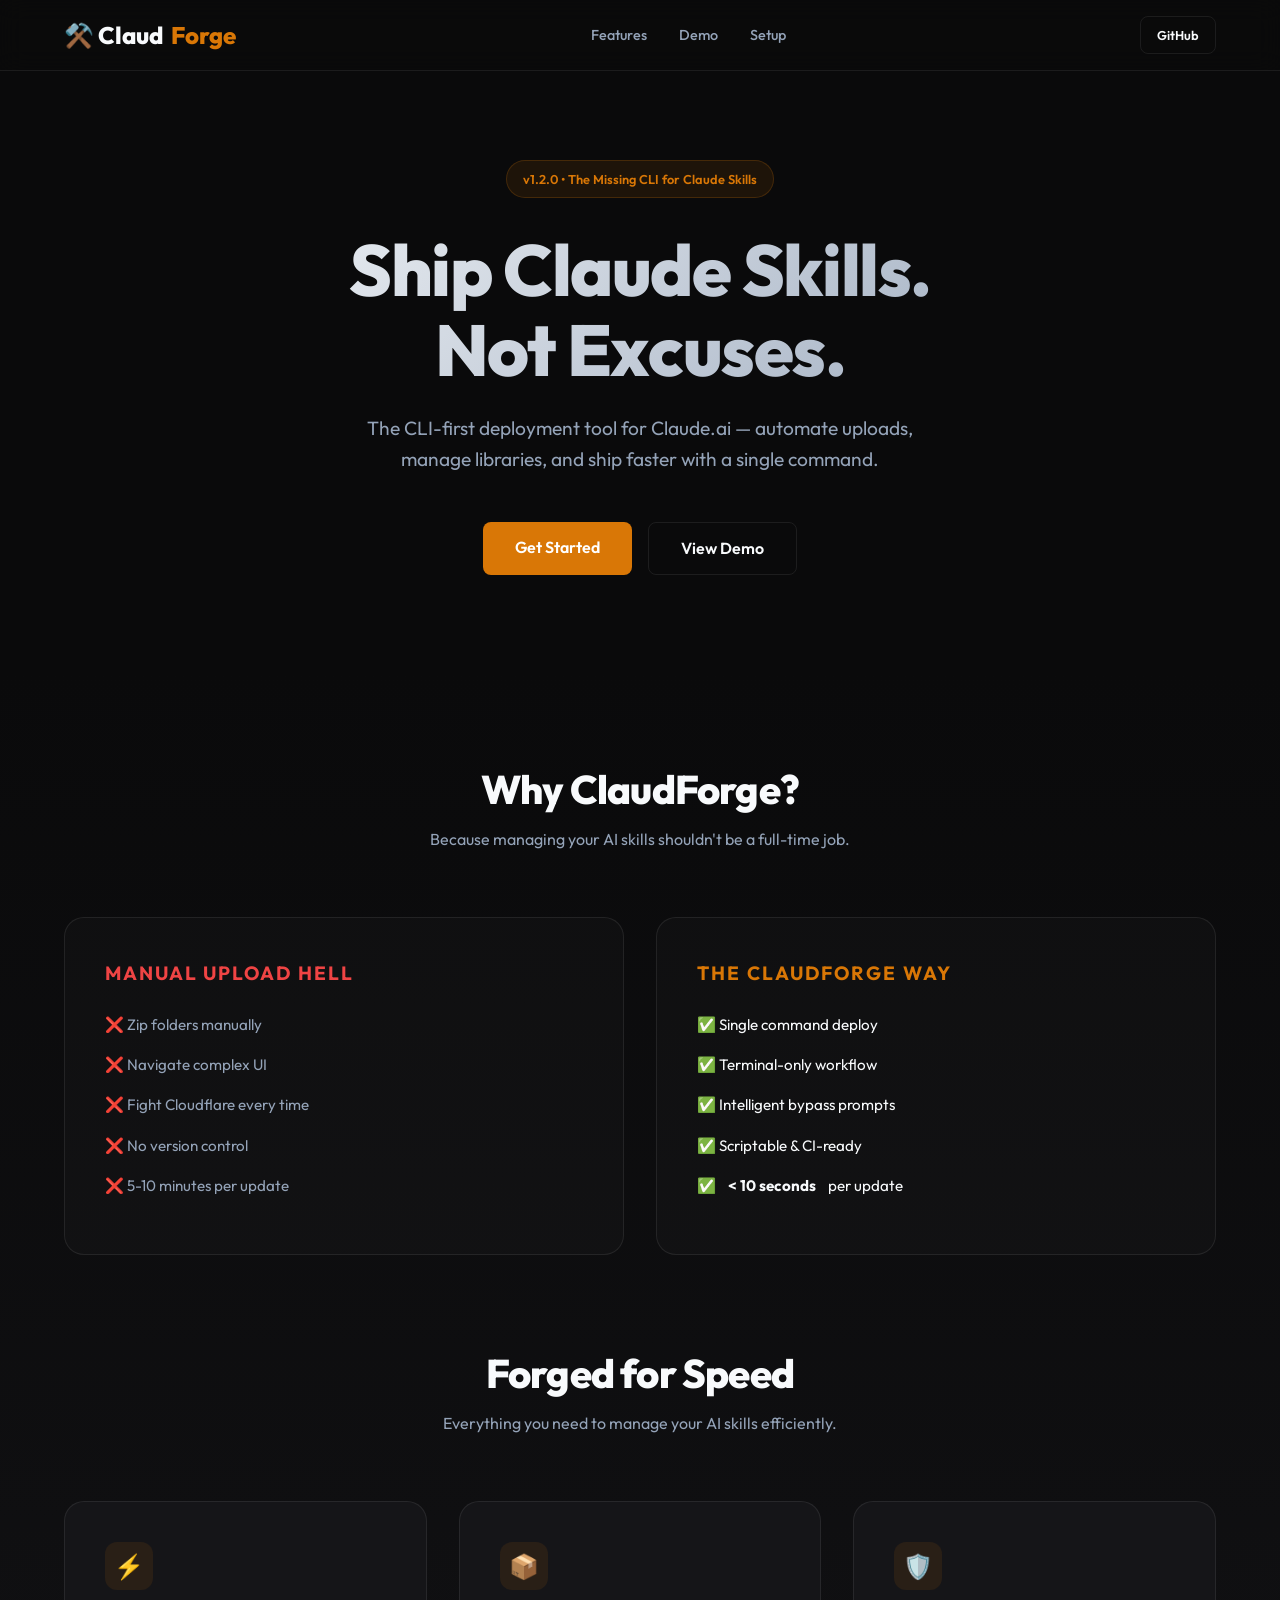
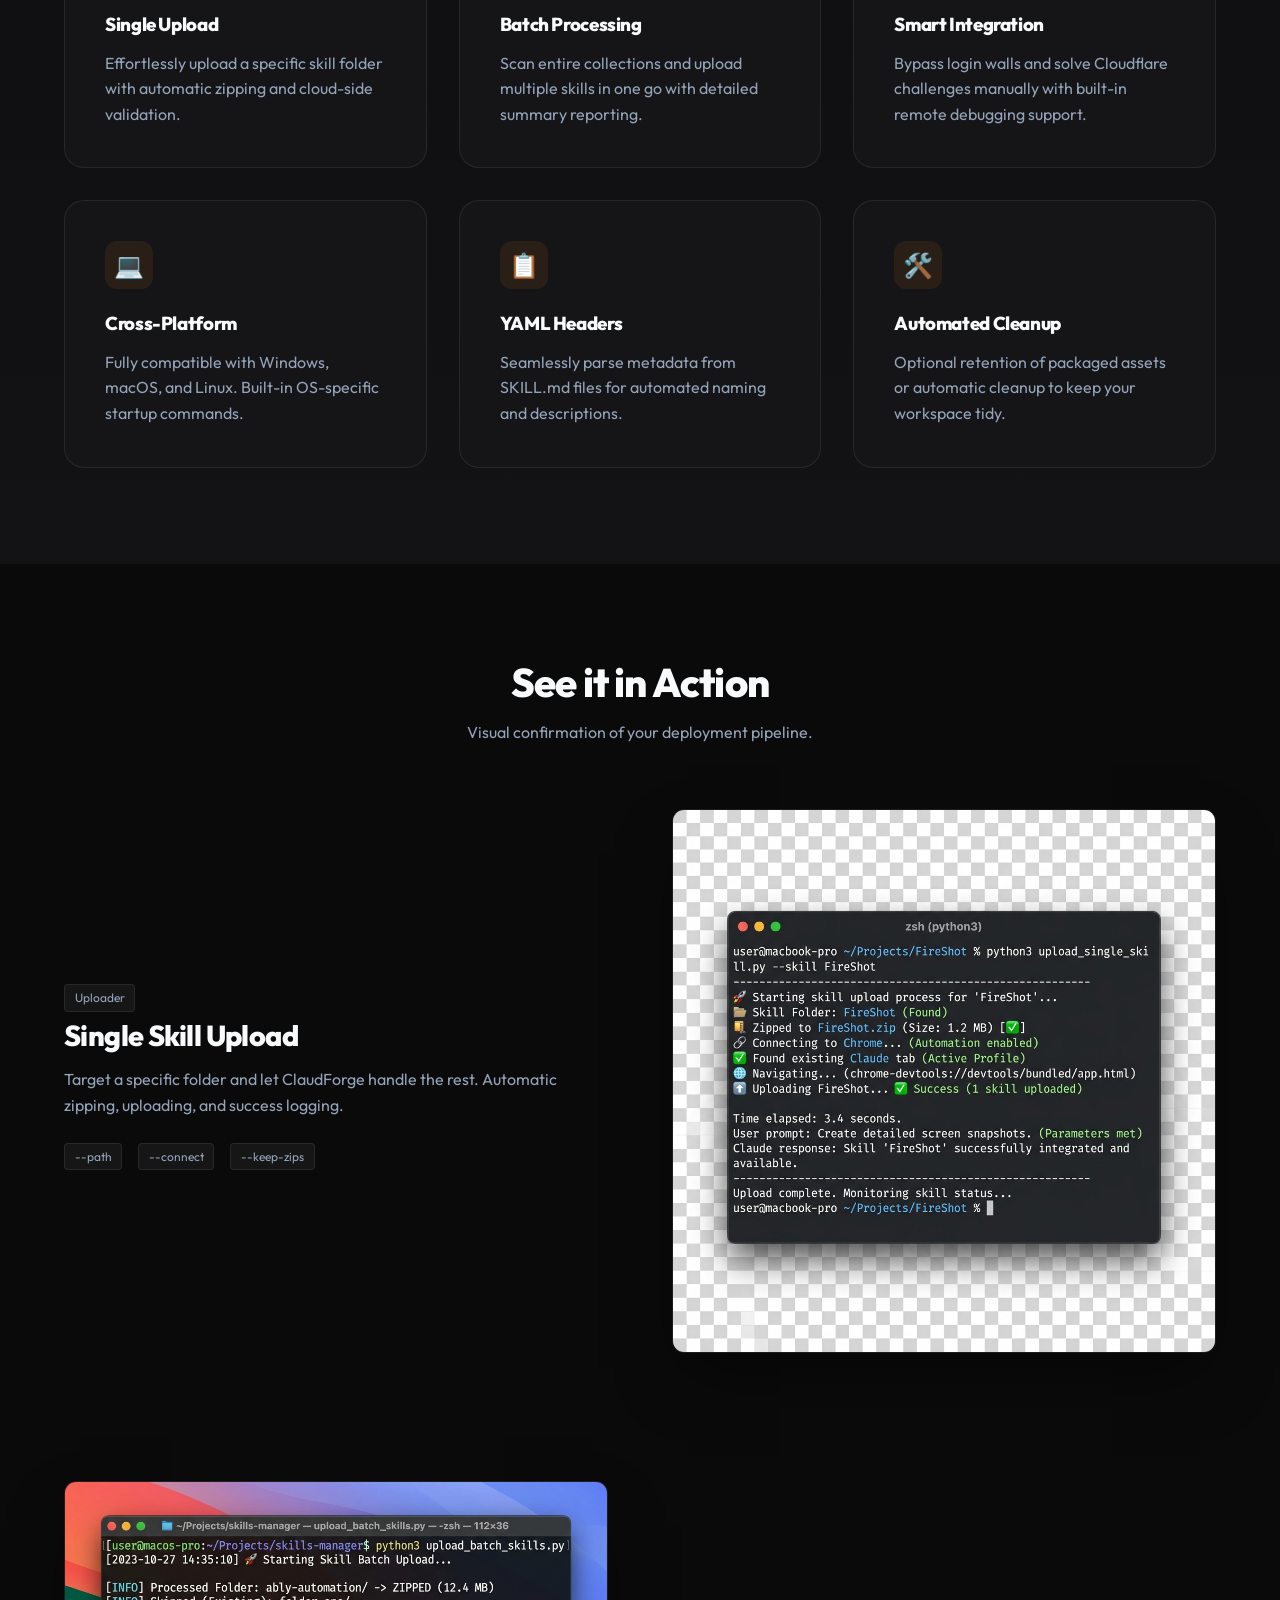
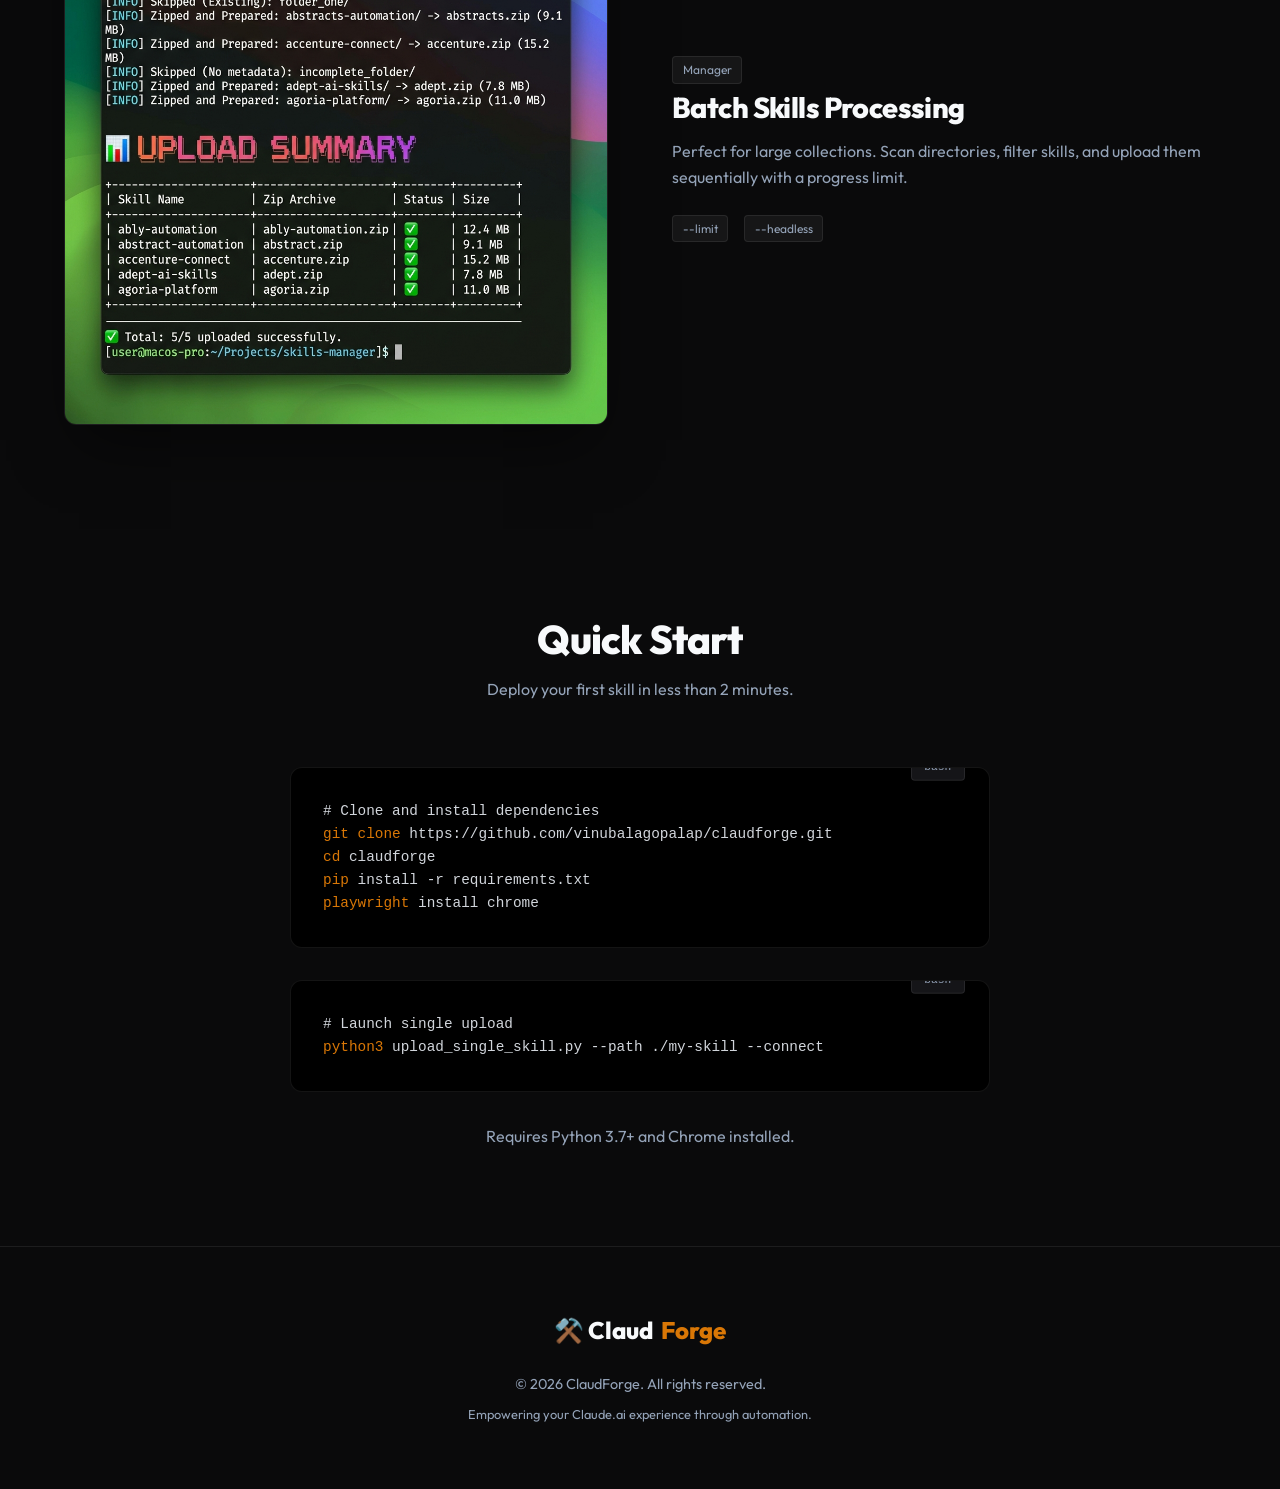
<file: index.html>
<!DOCTYPE html>
<html lang="en">
<head>
    <meta charset="UTF-8">
    <meta name="viewport" content="width=device-width, initial-scale=1.0">
    <title>ClaudForge | Automated Claude.ai Skill Management</title>
    <meta name="description" content="Premium automated suite to package and deploy your local skills to Claude.ai with ease. Support for single and batch uploads.">
    <link rel="preconnect" href="https://fonts.googleapis.com">
    <link rel="preconnect" href="https://fonts.gstatic.com" crossorigin>
    <link href="https://fonts.googleapis.com/css2?family=Outfit:wght@300;400;600;800&display=swap" rel="stylesheet">
    <link rel="icon" type="image/png" href="assets/favicon/favicon.png">
    <link rel="manifest" href="assets/favicon/site.webmanifest">
    <link rel="canonical" href="https://claudforge.vercel.app/">
    <link rel="author" href="humans.txt">
    
    <!-- SEO & Social Meta Tags -->
    <meta property="og:title" content="ClaudForge | Automated Claude.ai Skill Management">
    <meta property="og:description" content="Premium automated suite to package and deploy local skills to Claude.ai with ease.">
    <meta property="og:type" content="website">
    <meta property="og:url" content="https://github.com/VinuBalagopalAP/claudforge">
    <meta property="og:image" content="https://raw.githubusercontent.com/VinuBalagopalAP/claudforge/main/assets/helpers/single_upload_demo.png">
    <meta name="twitter:card" content="summary_large_image">
    <meta name="twitter:title" content="ClaudForge | Automated Claude.ai Skill Management">
    <meta name="twitter:description" content="Automate your Claude.ai workflow. Package, validate, and deploy local skills with a single command.">
    <meta name="twitter:image" content="https://raw.githubusercontent.com/VinuBalagopalAP/claudforge/main/assets/helpers/single_upload_demo.png">
    
    <meta name="theme-color" content="#d97706">
    <meta name="mobile-web-app-capable" content="yes">
    <meta name="application-name" content="ClaudForge">
    
    <!-- JSON-LD Structured Data for Progressive SEO -->
    <script type="application/ld+json">
    {
      "@context": "https://schema.org",
      "@type": "SoftwareApplication",
      "name": "ClaudForge",
      "operatingSystem": "Windows, macOS, Linux",
      "applicationCategory": "DeveloperApplication",
      "description": "Automated suite to package and deploy local skills to Claude.ai.",
      "offers": {
        "@type": "Offer",
        "price": "0",
        "priceCurrency": "USD"
      }
    }
    </script>
    
    <link rel="stylesheet" href="style.css">
</head>
<body>

    <nav>
        <div class="container nav-content">
            <div class="logo">⚒️ Claud<span>Forge</span></div>
            <div class="nav-links">
                <a href="#features">Features</a>
                <a href="#showcase">Demo</a>
                <a href="#getting-started">Setup</a>
            </div>
            <a href="https://github.com/VinuBalagopalAP/claudforge" class="btn btn-secondary" style="padding: 0.5rem 1rem; font-size: 0.8rem;">GitHub</a>
        </div>
    </nav>

    <header class="hero">
        <div class="container">
            <div class="hero-badge">v1.2.0 • The Missing CLI for Claude Skills</div>
            <h1>Ship Claude Skills. <br>Not Excuses.</h1>
            <p>The CLI-first deployment tool for Claude.ai — automate uploads, manage libraries, and ship faster with a single command.</p>
            <div class="hero-btns">
                <a href="#getting-started" class="btn btn-primary">Get Started</a>
                <a href="https://github.com/VinuBalagopalAP/claudforge" class="btn btn-secondary">View Demo</a>
            </div>
        </div>
    </header>

    <section id="features" class="features">
        <div class="container">
            <div class="section-header">
                <h2>Why ClaudForge?</h2>
                <p>Because managing your AI skills shouldn't be a full-time job.</p>
            </div>
            
            <!-- Comparison Table -->
            <div class="comparison-container" style="margin-bottom: 6rem;">
                <div class="comparison-card manual">
                    <h4>Manual Upload Hell</h4>
                    <ul>
                        <li>❌ Zip folders manually</li>
                        <li>❌ Navigate complex UI</li>
                        <li>❌ Fight Cloudflare every time</li>
                        <li>❌ No version control</li>
                        <li>❌ 5-10 minutes per update</li>
                    </ul>
                </div>
                <div class="comparison-card claudforge">
                    <h4>The ClaudForge Way</h4>
                    <ul>
                        <li>✅ Single command deploy</li>
                        <li>✅ Terminal-only workflow</li>
                        <li>✅ Intelligent bypass prompts</li>
                        <li>✅ Scriptable & CI-ready</li>
                        <li>✅ <strong>&lt; 10 seconds</strong> per update</li>
                    </ul>
                </div>
            </div>

            <div class="section-header">
                <h2>Forged for Speed</h2>
                <p>Everything you need to manage your AI skills efficiently.</p>
            </div>
            <div class="feature-grid">
                <div class="feature-card">
                    <div class="feature-icon">⚡</div>
                    <h3>Single Upload</h3>
                    <p>Effortlessly upload a specific skill folder with automatic zipping and cloud-side validation.</p>
                </div>
                <div class="feature-card">
                    <div class="feature-icon">📦</div>
                    <h3>Batch Processing</h3>
                    <p>Scan entire collections and upload multiple skills in one go with detailed summary reporting.</p>
                </div>
                <div class="feature-card">
                    <div class="feature-icon">🛡️</div>
                    <h3>Smart Integration</h3>
                    <p>Bypass login walls and solve Cloudflare challenges manually with built-in remote debugging support.</p>
                </div>
                <div class="feature-card">
                    <div class="feature-icon">💻</div>
                    <h3>Cross-Platform</h3>
                    <p>Fully compatible with Windows, macOS, and Linux. Built-in OS-specific startup commands.</p>
                </div>
                <div class="feature-card">
                    <div class="feature-icon">📋</div>
                    <h3>YAML Headers</h3>
                    <p>Seamlessly parse metadata from SKILL.md files for automated naming and descriptions.</p>
                </div>
                <div class="feature-card">
                    <div class="feature-icon">🛠️</div>
                    <h3>Automated Cleanup</h3>
                    <p>Optional retention of packaged assets or automatic cleanup to keep your workspace tidy.</p>
                </div>
            </div>
        </div>
    </section>

    <section id="showcase" class="showcase">
        <div class="container">
            <div class="section-header">
                <h2>See it in Action</h2>
                <p>Visual confirmation of your deployment pipeline.</p>
            </div>

            <!-- Single Upload Demo -->
            <div class="demo-container">
                <div class="demo-content">
                    <div class="tag">Uploader</div>
                    <h3>Single Skill Upload</h3>
                    <p>Target a specific folder and let ClaudForge handle the rest. Automatic zipping, uploading, and success logging.</p>
                    <div style="display: flex; gap: 0.5rem; flex-wrap: wrap;">
                        <span class="tag">--path</span>
                        <span class="tag">--connect</span>
                        <span class="tag">--keep-zips</span>
                    </div>
                </div>
                <div class="demo-visual">
                    <img src="./assets/helpers/single_upload_demo.png" alt="Single Upload Demo">
                </div>
            </div>

            <!-- Batch Upload Demo -->
            <div class="demo-container" style="margin-top: 8rem;">
                <div class="demo-visual">
                    <img src="./assets/helpers/batch_upload_demo.png" alt="Batch Upload Demo">
                </div>
                <div class="demo-content">
                    <div class="tag">Manager</div>
                    <h3>Batch Skills Processing</h3>
                    <p>Perfect for large collections. Scan directories, filter skills, and upload them sequentially with a progress limit.</p>
                    <div style="display: flex; gap: 0.5rem; flex-wrap: wrap;">
                        <span class="tag">--limit</span>
                        <span class="tag">--headless</span>
                    </div>
                </div>
            </div>
        </div>
    </section>

    <section id="getting-started" class="get-started">
        <div class="container">
            <div class="section-header">
                <h2>Quick Start</h2>
                <p>Deploy your first skill in less than 2 minutes.</p>
            </div>
            
            <div class="code-block">
                # Clone and install dependencies<br>
                <span>git clone</span> https://github.com/vinubalagopalap/claudforge.git<br>
                <span>cd</span> claudforge<br>
                <span>pip</span> install -r requirements.txt<br>
                <span>playwright</span> install chrome
            </div>

            <div class="code-block" style="margin-top: 1rem;">
                # Launch single upload<br>
                <span>python3</span> upload_single_skill.py --path ./my-skill --connect
            </div>

            <p style="margin-top: 2rem;">Requires Python 3.7+ and Chrome installed.</p>
        </div>
    </section>

    <footer>
        <div class="container">
            <div class="logo" style="justify-content: center; margin-bottom: 1.5rem;">⚒️ Claud<span>Forge</span></div>
            <p>&copy; 2026 ClaudForge. All rights reserved.</p>
            <p style="margin-top: 0.5rem; font-size: 0.8rem;">Empowering your Claude.ai experience through automation.</p>
        </div>
    </footer>

    <script>
        // Simple scroll reveal
        const observerOptions = {
            threshold: 0.1
        };

        const observer = new IntersectionObserver((entries) => {
            entries.forEach(entry => {
                if (entry.isIntersecting) {
                    entry.target.style.opacity = '1';
                    entry.target.style.transform = 'translateY(0)';
                }
            });
        }, observerOptions);

        document.querySelectorAll('.feature-card, .demo-container, .code-block').forEach(el => {
            el.style.opacity = '0';
            el.style.transform = 'translateY(30px)';
            el.style.transition = 'all 0.8s cubic-bezier(0.4, 0, 0.2, 1)';
            observer.observe(el);
        });
    </script>
</body>
</html>
</file>
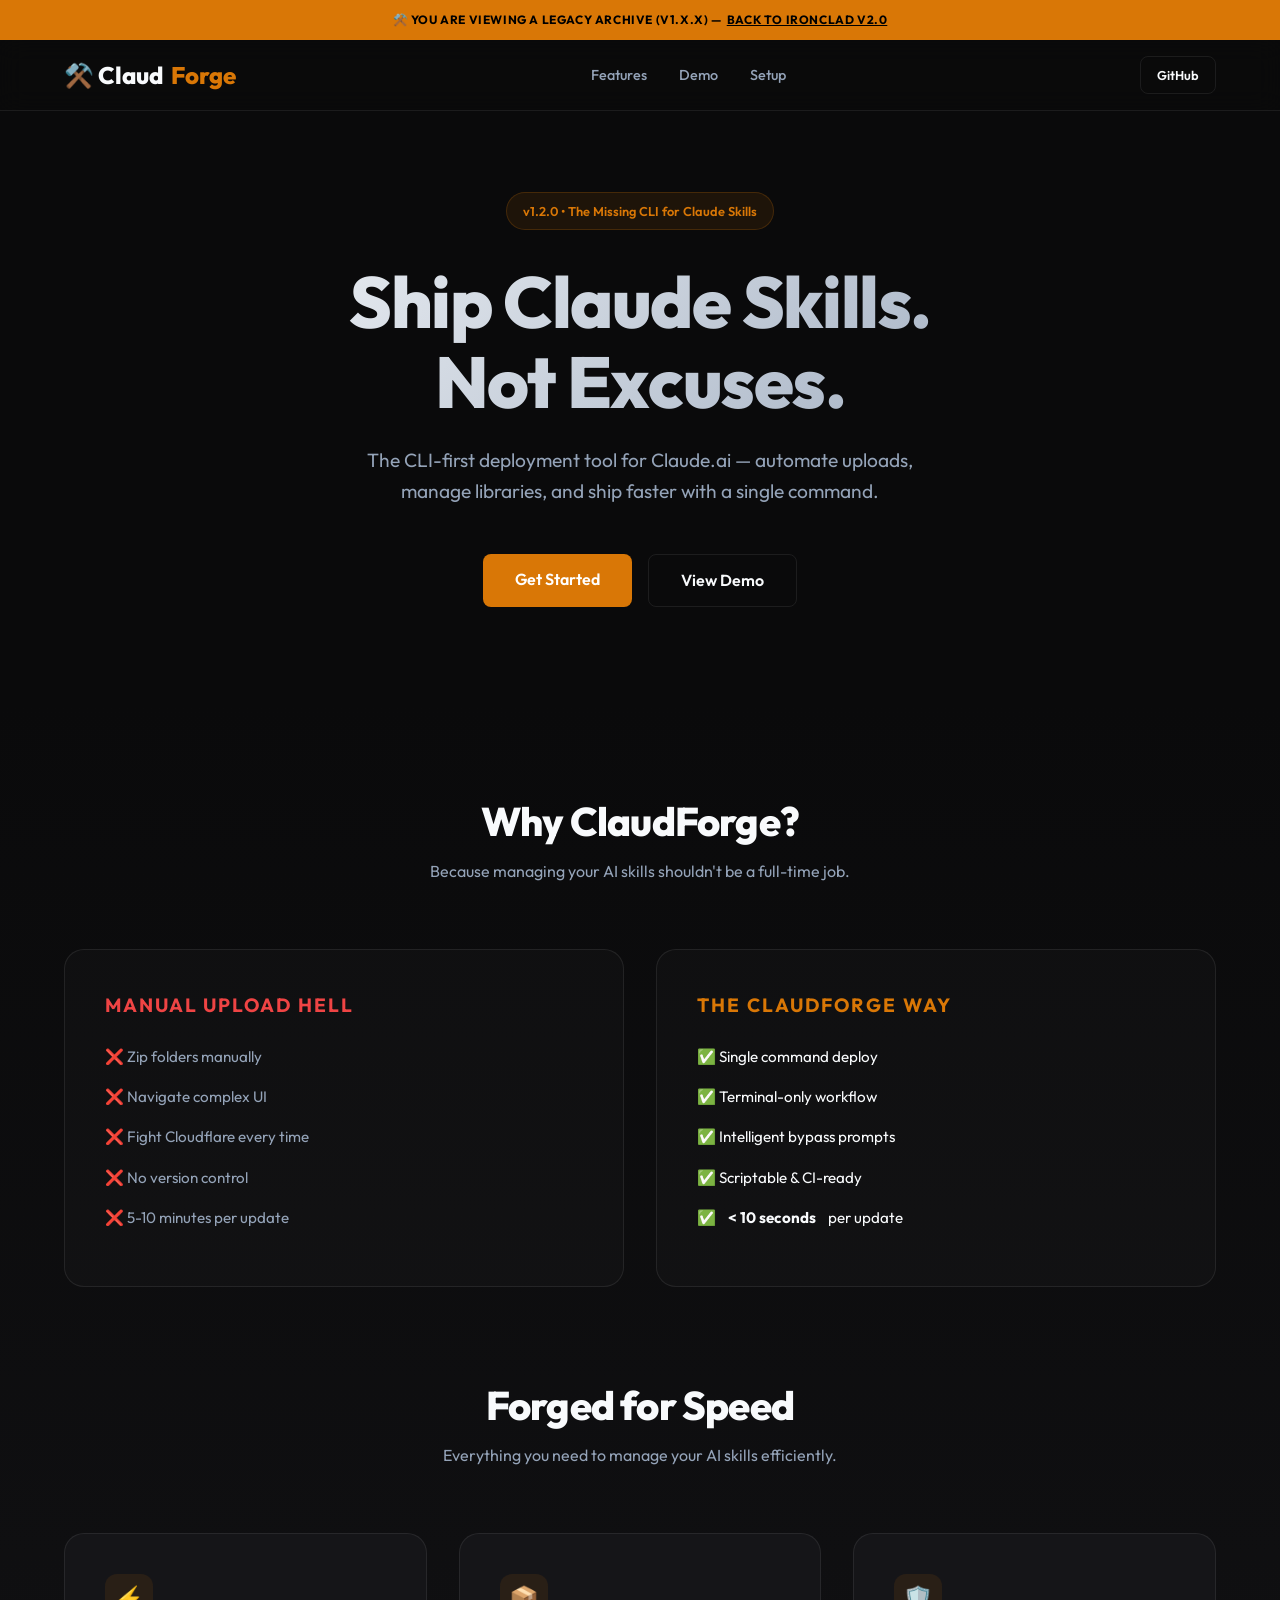
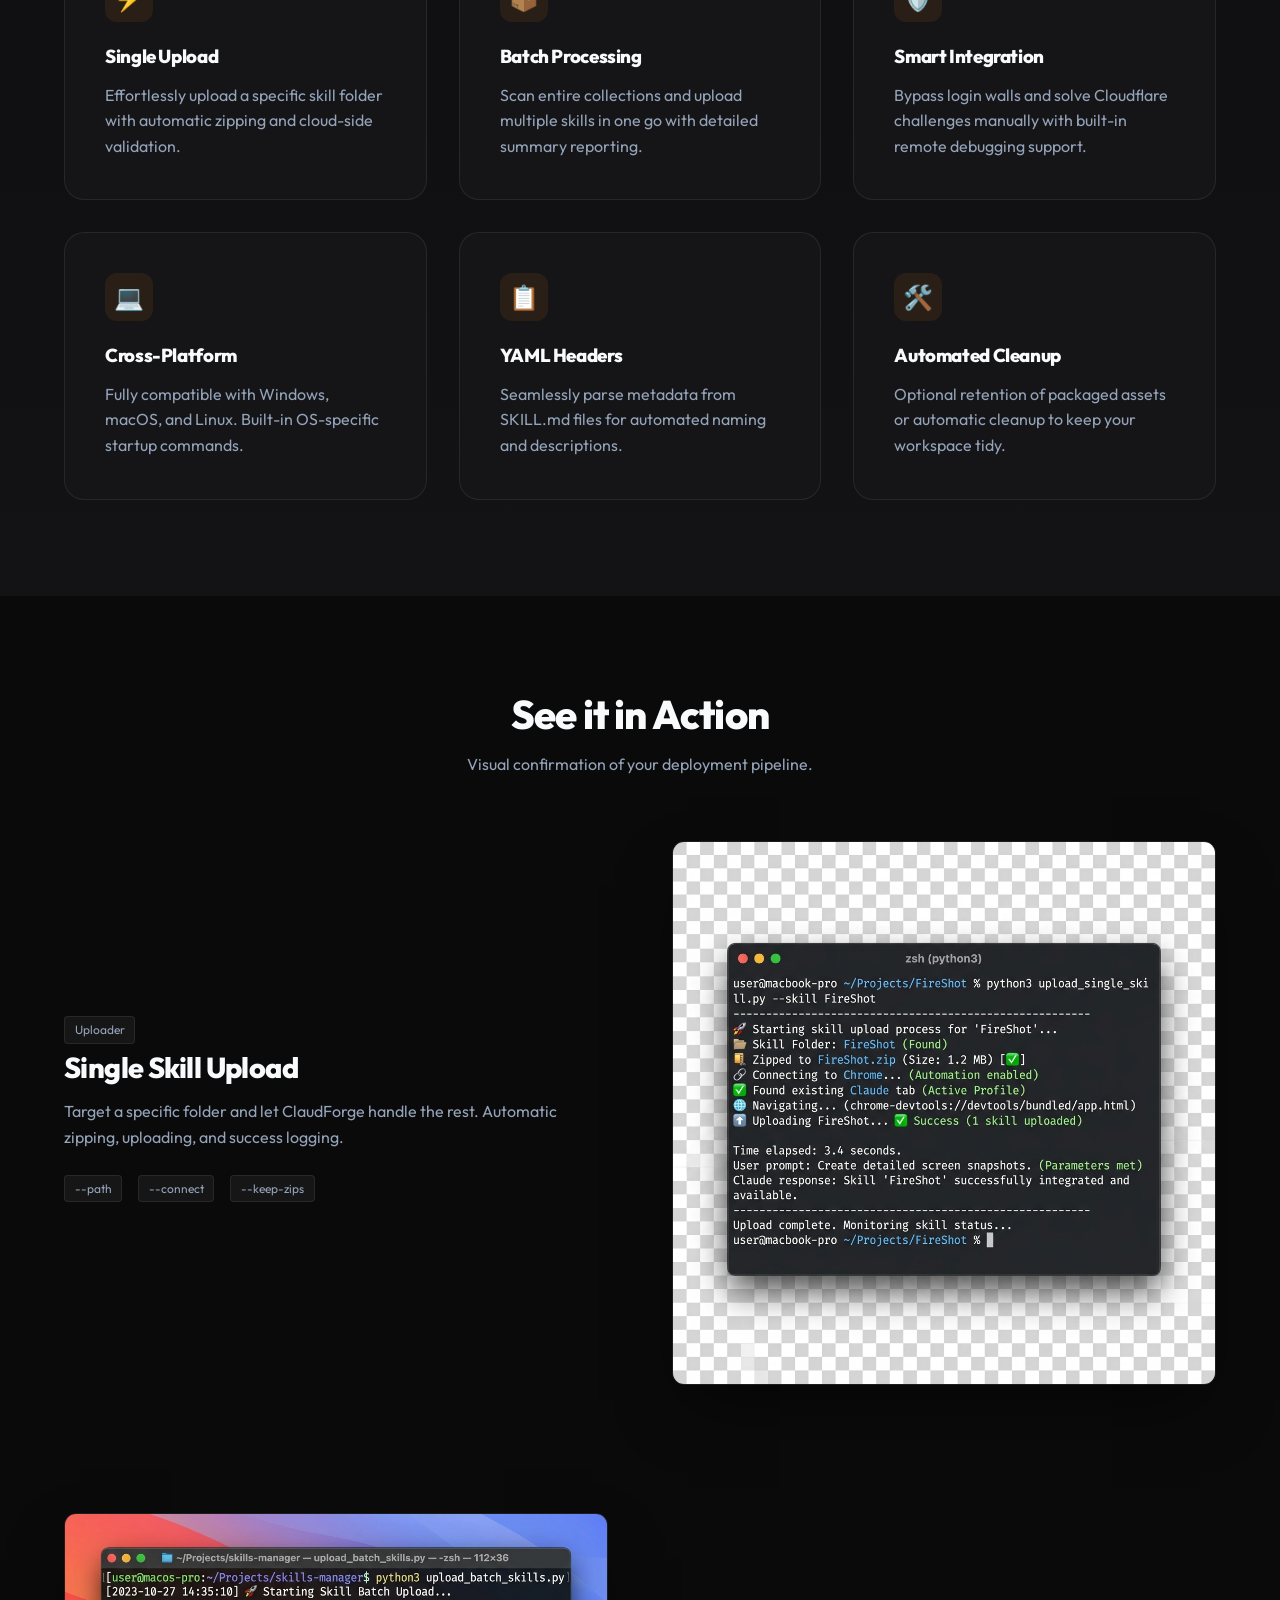
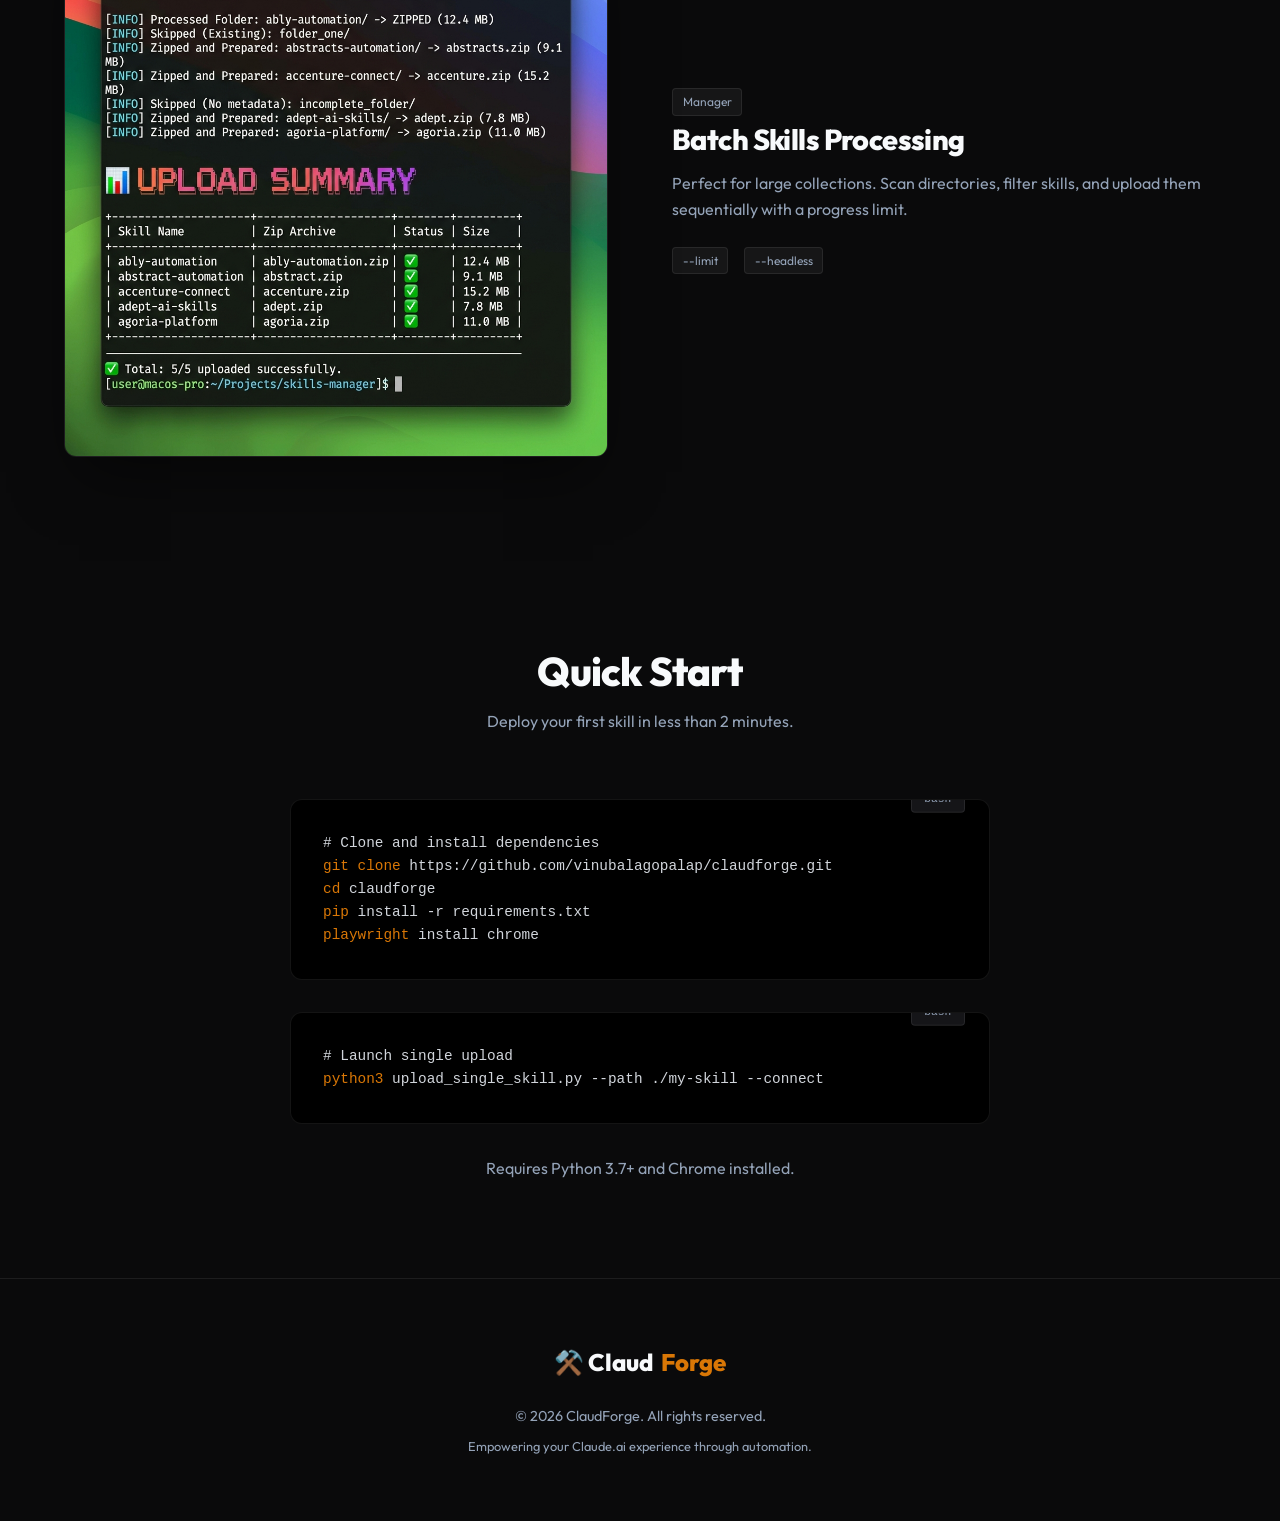
<file: website/archive/v1/index.html>
<!DOCTYPE html>
<html lang="en">
<head>
    <meta charset="UTF-8">
    <meta name="viewport" content="width=device-width, initial-scale=1.0">
    <title>ClaudForge | Automated Claude.ai Skill Management</title>
    <meta name="description" content="Premium automated suite to package and deploy your local skills to Claude.ai with ease. Support for single and batch uploads.">
    <link rel="preconnect" href="https://fonts.googleapis.com">
    <link rel="preconnect" href="https://fonts.gstatic.com" crossorigin>
    <link href="https://fonts.googleapis.com/css2?family=Outfit:wght@300;400;600;800&display=swap" rel="stylesheet">
    <link rel="icon" type="image/png" href="assets/favicon/favicon.png">
    <link rel="manifest" href="assets/favicon/site.webmanifest">
    <link rel="canonical" href="https://claudforge.vercel.app/">
    <link rel="author" href="humans.txt">
    
    <!-- SEO & Social Meta Tags -->
    <meta property="og:title" content="ClaudForge | Automated Claude.ai Skill Management">
    <meta property="og:description" content="Premium automated suite to package and deploy local skills to Claude.ai with ease.">
    <meta property="og:type" content="website">
    <meta property="og:url" content="https://github.com/VinuBalagopalAP/claudforge">
    <meta property="og:image" content="https://raw.githubusercontent.com/VinuBalagopalAP/claudforge/main/assets/helpers/single_upload_demo.png">
    <meta name="twitter:card" content="summary_large_image">
    <meta name="twitter:title" content="ClaudForge | Automated Claude.ai Skill Management">
    <meta name="twitter:description" content="Automate your Claude.ai workflow. Package, validate, and deploy local skills with a single command.">
    <meta name="twitter:image" content="https://raw.githubusercontent.com/VinuBalagopalAP/claudforge/main/assets/helpers/single_upload_demo.png">
    
    <meta name="theme-color" content="#d97706">
    <meta name="mobile-web-app-capable" content="yes">
    <meta name="application-name" content="ClaudForge">
    
    <!-- JSON-LD Structured Data for Progressive SEO -->
    <script type="application/ld+json">
    {
      "@context": "https://schema.org",
      "@type": "SoftwareApplication",
      "name": "ClaudForge",
      "operatingSystem": "Windows, macOS, Linux",
      "applicationCategory": "DeveloperApplication",
      "description": "Automated suite to package and deploy local skills to Claude.ai.",
      "offers": {
        "@type": "Offer",
        "price": "0",
        "priceCurrency": "USD"
      }
    }
    </script>
    
    <link rel="stylesheet" href="style.css">
    <meta name="robots" content="noindex">
</head>
<body>

    <a href="../../index.html" class="legacy-banner">
        ⚒️ You are viewing a legacy archive (v1.x.x) — <span>Back to IRONCLAD v2.0</span>
    </a>

    <nav>
        <div class="container nav-content">
            <div class="logo">⚒️ Claud<span>Forge</span></div>
            <div class="nav-links">
                <a href="#features">Features</a>
                <a href="#showcase">Demo</a>
                <a href="#getting-started">Setup</a>
            </div>
            <a href="https://github.com/VinuBalagopalAP/claudforge" class="btn btn-secondary" style="padding: 0.5rem 1rem; font-size: 0.8rem;">GitHub</a>
        </div>
    </nav>

    <header class="hero">
        <div class="container">
            <div class="hero-badge">v1.2.0 • The Missing CLI for Claude Skills</div>
            <h1>Ship Claude Skills. <br>Not Excuses.</h1>
            <p>The CLI-first deployment tool for Claude.ai — automate uploads, manage libraries, and ship faster with a single command.</p>
            <div class="hero-btns">
                <a href="#getting-started" class="btn btn-primary">Get Started</a>
                <a href="https://github.com/VinuBalagopalAP/claudforge" class="btn btn-secondary">View Demo</a>
            </div>
        </div>
    </header>

    <section id="features" class="features">
        <div class="container">
            <div class="section-header">
                <h2>Why ClaudForge?</h2>
                <p>Because managing your AI skills shouldn't be a full-time job.</p>
            </div>
            
            <!-- Comparison Table -->
            <div class="comparison-container" style="margin-bottom: 6rem;">
                <div class="comparison-card manual">
                    <h4>Manual Upload Hell</h4>
                    <ul>
                        <li>❌ Zip folders manually</li>
                        <li>❌ Navigate complex UI</li>
                        <li>❌ Fight Cloudflare every time</li>
                        <li>❌ No version control</li>
                        <li>❌ 5-10 minutes per update</li>
                    </ul>
                </div>
                <div class="comparison-card claudforge">
                    <h4>The ClaudForge Way</h4>
                    <ul>
                        <li>✅ Single command deploy</li>
                        <li>✅ Terminal-only workflow</li>
                        <li>✅ Intelligent bypass prompts</li>
                        <li>✅ Scriptable & CI-ready</li>
                        <li>✅ <strong>&lt; 10 seconds</strong> per update</li>
                    </ul>
                </div>
            </div>

            <div class="section-header">
                <h2>Forged for Speed</h2>
                <p>Everything you need to manage your AI skills efficiently.</p>
            </div>
            <div class="feature-grid">
                <div class="feature-card">
                    <div class="feature-icon">⚡</div>
                    <h3>Single Upload</h3>
                    <p>Effortlessly upload a specific skill folder with automatic zipping and cloud-side validation.</p>
                </div>
                <div class="feature-card">
                    <div class="feature-icon">📦</div>
                    <h3>Batch Processing</h3>
                    <p>Scan entire collections and upload multiple skills in one go with detailed summary reporting.</p>
                </div>
                <div class="feature-card">
                    <div class="feature-icon">🛡️</div>
                    <h3>Smart Integration</h3>
                    <p>Bypass login walls and solve Cloudflare challenges manually with built-in remote debugging support.</p>
                </div>
                <div class="feature-card">
                    <div class="feature-icon">💻</div>
                    <h3>Cross-Platform</h3>
                    <p>Fully compatible with Windows, macOS, and Linux. Built-in OS-specific startup commands.</p>
                </div>
                <div class="feature-card">
                    <div class="feature-icon">📋</div>
                    <h3>YAML Headers</h3>
                    <p>Seamlessly parse metadata from SKILL.md files for automated naming and descriptions.</p>
                </div>
                <div class="feature-card">
                    <div class="feature-icon">🛠️</div>
                    <h3>Automated Cleanup</h3>
                    <p>Optional retention of packaged assets or automatic cleanup to keep your workspace tidy.</p>
                </div>
            </div>
        </div>
    </section>

    <section id="showcase" class="showcase">
        <div class="container">
            <div class="section-header">
                <h2>See it in Action</h2>
                <p>Visual confirmation of your deployment pipeline.</p>
            </div>

            <!-- Single Upload Demo -->
            <div class="demo-container">
                <div class="demo-content">
                    <div class="tag">Uploader</div>
                    <h3>Single Skill Upload</h3>
                    <p>Target a specific folder and let ClaudForge handle the rest. Automatic zipping, uploading, and success logging.</p>
                    <div style="display: flex; gap: 0.5rem; flex-wrap: wrap;">
                        <span class="tag">--path</span>
                        <span class="tag">--connect</span>
                        <span class="tag">--keep-zips</span>
                    </div>
                </div>
                <div class="demo-visual">
                    <img src="./assets/helpers/single_upload_demo.png" alt="Single Upload Demo">
                </div>
            </div>

            <!-- Batch Upload Demo -->
            <div class="demo-container" style="margin-top: 8rem;">
                <div class="demo-visual">
                    <img src="./assets/helpers/batch_upload_demo.png" alt="Batch Upload Demo">
                </div>
                <div class="demo-content">
                    <div class="tag">Manager</div>
                    <h3>Batch Skills Processing</h3>
                    <p>Perfect for large collections. Scan directories, filter skills, and upload them sequentially with a progress limit.</p>
                    <div style="display: flex; gap: 0.5rem; flex-wrap: wrap;">
                        <span class="tag">--limit</span>
                        <span class="tag">--headless</span>
                    </div>
                </div>
            </div>
        </div>
    </section>

    <section id="getting-started" class="get-started">
        <div class="container">
            <div class="section-header">
                <h2>Quick Start</h2>
                <p>Deploy your first skill in less than 2 minutes.</p>
            </div>
            
            <div class="code-block">
                # Clone and install dependencies<br>
                <span>git clone</span> https://github.com/vinubalagopalap/claudforge.git<br>
                <span>cd</span> claudforge<br>
                <span>pip</span> install -r requirements.txt<br>
                <span>playwright</span> install chrome
            </div>

            <div class="code-block" style="margin-top: 1rem;">
                # Launch single upload<br>
                <span>python3</span> upload_single_skill.py --path ./my-skill --connect
            </div>

            <p style="margin-top: 2rem;">Requires Python 3.7+ and Chrome installed.</p>
        </div>
    </section>

    <footer>
        <div class="container">
            <div class="logo" style="justify-content: center; margin-bottom: 1.5rem;">⚒️ Claud<span>Forge</span></div>
            <p>&copy; 2026 ClaudForge. All rights reserved.</p>
            <p style="margin-top: 0.5rem; font-size: 0.8rem;">Empowering your Claude.ai experience through automation.</p>
        </div>
    </footer>

    <script>
        // Simple scroll reveal
        const observerOptions = {
            threshold: 0.1
        };

        const observer = new IntersectionObserver((entries) => {
            entries.forEach(entry => {
                if (entry.isIntersecting) {
                    entry.target.style.opacity = '1';
                    entry.target.style.transform = 'translateY(0)';
                }
            });
        }, observerOptions);

        document.querySelectorAll('.feature-card, .demo-container, .code-block').forEach(el => {
            el.style.opacity = '0';
            el.style.transform = 'translateY(30px)';
            el.style.transition = 'all 0.8s cubic-bezier(0.4, 0, 0.2, 1)';
            observer.observe(el);
        });
    </script>
</body>
</html>
</file>
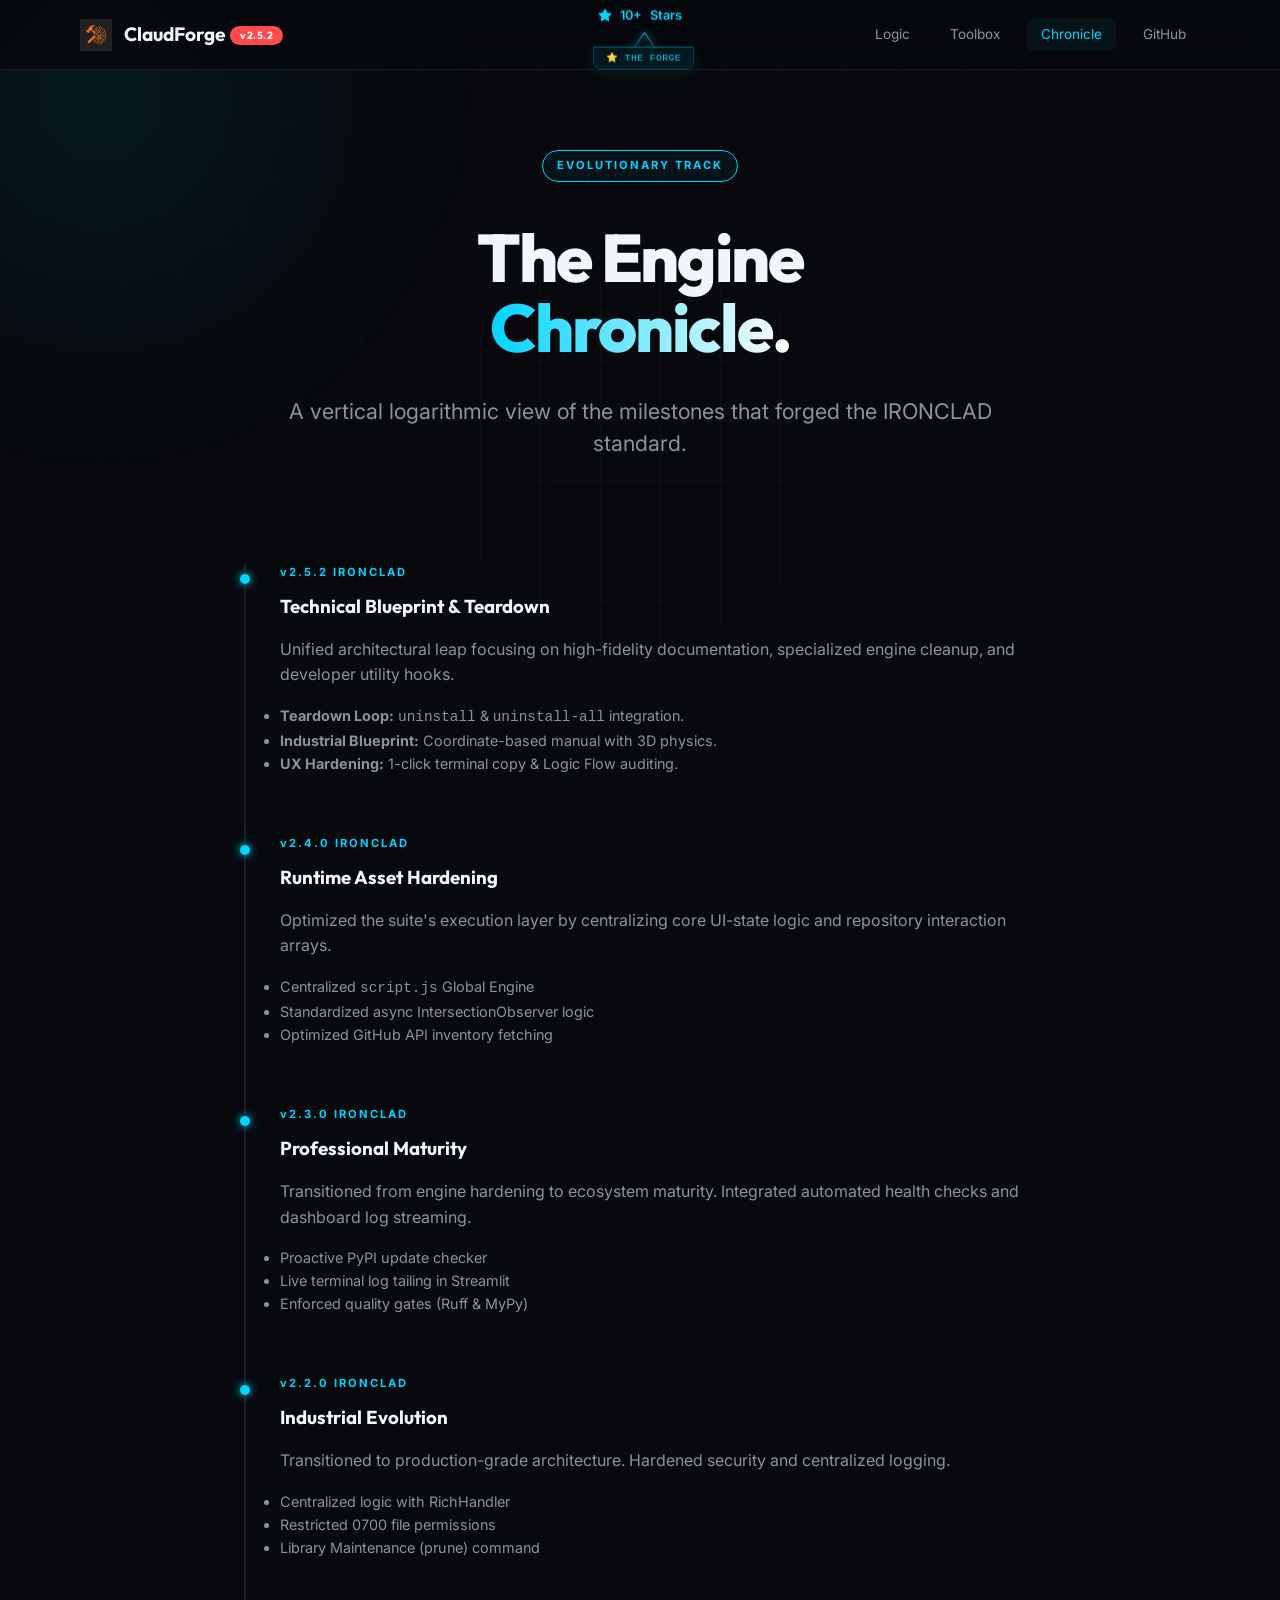
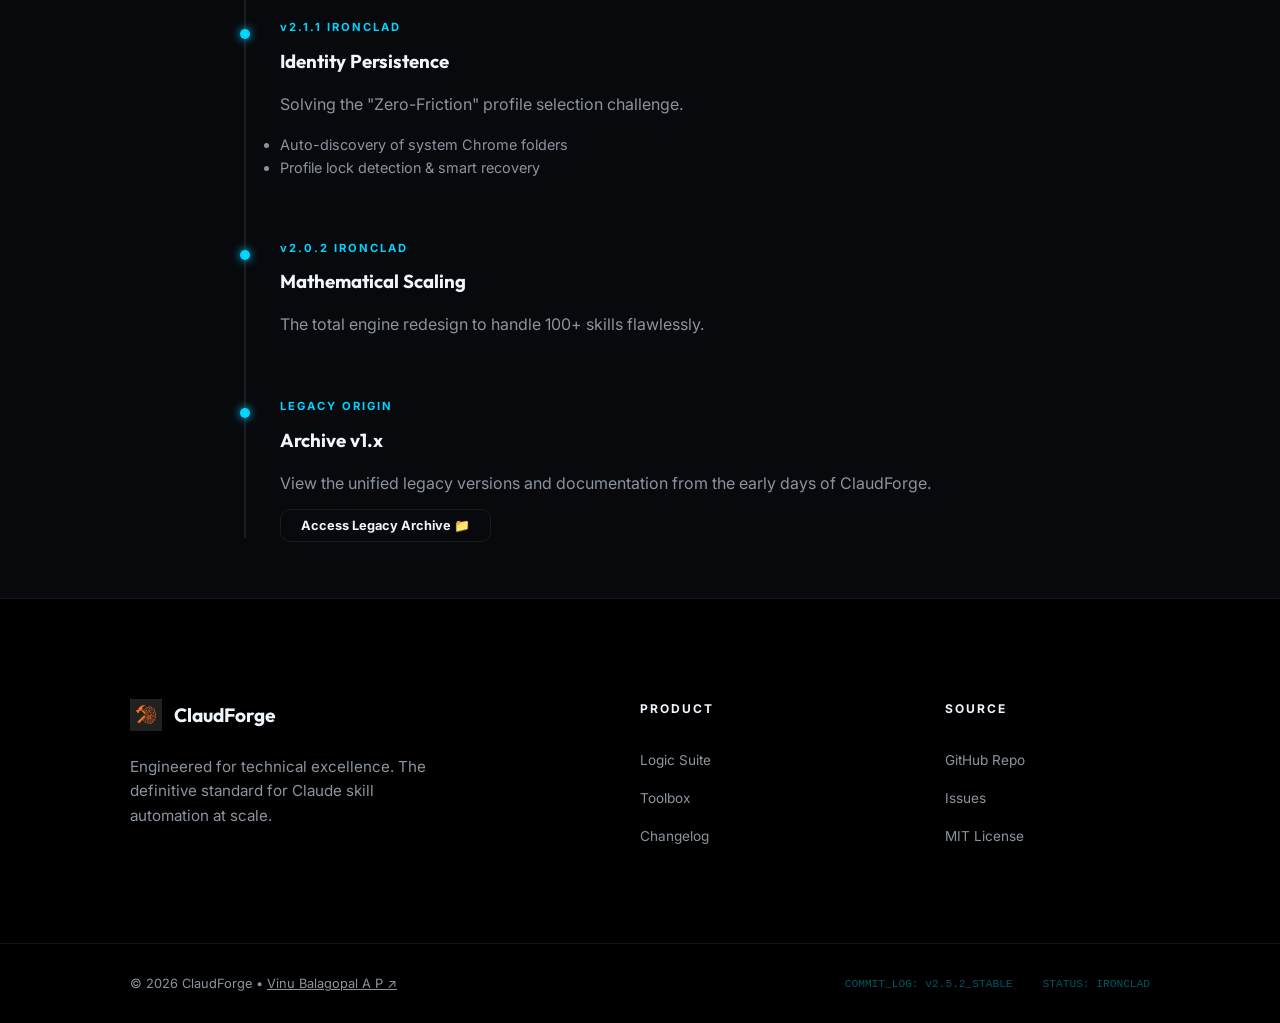
<file: website/changelog.html>
<!DOCTYPE html>
<html lang="en">
<head>
    <meta charset="UTF-8">
    <meta name="viewport" content="width=device-width, initial-scale=1.0">
    <title>Engine Chronicle — ClaudForge v2.5.2 History</title>
    <meta name="description" content="Detailed historical evolution of ClaudForge IRONCLAD engine. Track every milestone from unified origin to professional maturity.">
    <link rel="stylesheet" href="style.css">
    <link rel="preconnect" href="https://fonts.googleapis.com">
    <link rel="preconnect" href="https://fonts.gstatic.com" crossorigin>
    <link href="https://fonts.googleapis.com/css2?family=Inter:wght@400;600;800&family=Outfit:wght@400;700&display=swap" rel="stylesheet">
    <link rel="icon" type="image/x-icon" href="assets/favicon/favicon.ico">
</head>
<body class="ironclad-theme">
    <div class="math-grid"></div>
    <div class="glow-orb" id="orb-1"></div>

    <input type="checkbox" id="menu-check">
    <nav class="glass-nav">
        <div class="container nav-flex">
            <div class="nav-col-left">
                <div class="logo">
                    <img src="assets/favicon/logo.svg" alt="ClaudForge" width="32">
                    <span>ClaudForge <span class="badge-v">v2.5.2</span></span>
                </div>
            </div>

            <div class="nav-col-center">
                <a href="https://github.com/VinuBalagopalAP/claudforge" target="_blank" class="nav-stars-assembly" id="gh-stars-sign" style="color: var(--text-dim);">
                    <div class="stars-upper">
                        <svg viewBox="0 0 16 16" width="14" height="14" fill="currentColor"><path d="M8 .25a.75.75 0 0 1 .673.418l1.882 3.815 4.21.612a.75.75 0 0 1 .416 1.279l-3.046 2.97.719 4.192a.75.75 0 0 1-1.088.791L8 12.347l-3.766 1.98a.75.75 0 0 1-1.088-.79l.72-4.194L.818 6.374a.75.75 0 0 1 .416-1.28l4.21-.611L7.327.668A.75.75 0 0 1 8 .25Z"></path></svg>
                        <span id="star-count">...</span> Stars
                    </div>
                    <div class="hanging-board">⭐ THE FORGE</div>
                </a>
            </div>

            <div class="nav-col-right">
                <div class="nav-links">
                    <a href="index.html">Logic</a>
                    <a href="docs.html">Toolbox</a>
                    <a href="changelog.html" class="active">Chronicle</a>
                    <a href="https://github.com/VinuBalagopalAP/claudforge" target="_blank">GitHub</a>
                    <div class="mobile-nav-version">
                        <span>Version: v2.5.2</span>
                    </div>
                </div>
                
                <label for="menu-check" class="menu-toggle">
                    <span></span>
                    <span></span>
                    <span></span>
                </label>
            </div>
        </div>
    </nav>

    <header class="hero hero-compact" style="padding-top: 150px;">
        <div class="container">
            <div class="hero-badge animate-in visible">EVOLUTIONARY TRACK</div>
            <h1 class="animate-in visible">The Engine <br><span class="gradient-text">Chronicle.</span></h1>
            <p class="animate-in visible delay-1">A vertical logarithmic view of the milestones that forged the IRONCLAD standard.</p>
        </div>
    </header>

    <section class="history-section">
        <div class="container">
            <div class="timeline">
                <!-- V2.5.2 -->
                <div class="timeline-item">
                    <div class="t-date">v2.5.2 IRONCLAD</div>
                    <div class="t-content">
                        <h3>Technical Blueprint & Teardown</h3>
                        <p>Unified architectural leap focusing on high-fidelity documentation, specialized engine cleanup, and developer utility hooks.</p>
                        <ul style="color: var(--text-dim); margin-top: 1rem; font-size: 0.9rem;">
                            <li><strong>Teardown Loop:</strong> <code>uninstall</code> & <code>uninstall-all</code> integration.</li>
                            <li><strong>Industrial Blueprint:</strong> Coordinate-based manual with 3D physics.</li>
                            <li><strong>UX Hardening:</strong> 1-click terminal copy & Logic Flow auditing.</li>
                        </ul>
                    </div>
                </div>

                <!-- V2.4.0 -->
                <div class="timeline-item">
                    <div class="t-date">v2.4.0 IRONCLAD</div>
                    <div class="t-content">
                        <h3>Runtime Asset Hardening</h3>
                        <p>Optimized the suite's execution layer by centralizing core UI-state logic and repository interaction arrays.</p>
                        <ul style="color: var(--text-dim); margin-top: 1rem; font-size: 0.9rem;">
                            <li>Centralized <code>script.js</code> Global Engine</li>
                            <li>Standardized async IntersectionObserver logic</li>
                            <li>Optimized GitHub API inventory fetching</li>
                        </ul>
                    </div>
                </div>

                <!-- V2.3.0 -->
                <div class="timeline-item">
                    <div class="t-date">v2.3.0 IRONCLAD</div>
                    <div class="t-content">
                        <h3>Professional Maturity</h3>
                        <p>Transitioned from engine hardening to ecosystem maturity. Integrated automated health checks and dashboard log streaming.</p>
                        <ul style="color: var(--text-dim); margin-top: 1rem; font-size: 0.9rem;">
                            <li>Proactive PyPI update checker</li>
                            <li>Live terminal log tailing in Streamlit</li>
                            <li>Enforced quality gates (Ruff & MyPy)</li>
                        </ul>
                    </div>
                </div>

                <!-- V2.2.0 -->
                <div class="timeline-item">
                    <div class="t-date">v2.2.0 IRONCLAD</div>
                    <div class="t-content">
                        <h3>Industrial Evolution</h3>
                        <p>Transitioned to production-grade architecture. Hardened security and centralized logging.</p>
                        <ul style="color: var(--text-dim); margin-top: 1rem; font-size: 0.9rem;">
                            <li>Centralized logic with RichHandler</li>
                            <li>Restricted 0700 file permissions</li>
                            <li>Library Maintenance (prune) command</li>
                        </ul>
                    </div>
                </div>

                <!-- V2.1.1 -->
                <div class="timeline-item">
                    <div class="t-date">v2.1.1 IRONCLAD</div>
                    <div class="t-content">
                        <h3>Identity Persistence</h3>
                        <p>Solving the "Zero-Friction" profile selection challenge.</p>
                        <ul style="color: var(--text-dim); margin-top: 1rem; font-size: 0.9rem;">
                            <li>Auto-discovery of system Chrome folders</li>
                            <li>Profile lock detection & smart recovery</li>
                        </ul>
                    </div>
                </div>

                <!-- V2.0.2 -->
                <div class="timeline-item">
                    <div class="t-date">v2.0.2 IRONCLAD</div>
                    <div class="t-content">
                        <h3>Mathematical Scaling</h3>
                        <p>The total engine redesign to handle 100+ skills flawlessly.</p>
                        <ul style="color: var(--text-dim); margin-top: 1rem; font-size: 0.9rem;">
                        </ul>
                    </div>
                </div>

                <!-- V1 Archive Link -->
                <div class="timeline-item legacy-link">
                    <div class="t-date">LEGACY ORIGIN</div>
                    <div class="t-content">
                        <h3>Archive v1.x</h3>
                        <p>View the unified legacy versions and documentation from the early days of ClaudForge.</p>
                        <div style="margin-top: 1rem;">
                            <a href="archive/v1/index.html" class="btn btn-outline" style="padding: 8px 20px; font-size: 0.8rem;">Access Legacy Archive 📁</a>
                        </div>
                    </div>
                </div>
            </div>
        </div>
    </section>

    <footer class="premium-footer">
        <div class="container foot-grid">
            <div class="foot-col main">
                <div class="logo" style="margin-bottom: 20px;">
                    <img src="assets/favicon/logo.svg" alt="ClaudForge" width="32">
                    <span>ClaudForge</span>
                </div>
                <p>Engineered for technical excellence. The definitive standard for Claude skill automation at scale.</p>
            </div>
            <div class="foot-col">
                <h5>Product</h5>
                <a href="index.html">Logic Suite</a>
                <a href="docs.html">Toolbox</a>
                <a href="changelog.html">Changelog</a>
            </div>
            <div class="foot-col">
                <h5>Source</h5>
                <a href="https://github.com/VinuBalagopalAP/claudforge">GitHub Repo</a>
                <a href="https://github.com/VinuBalagopalAP/claudforge/issues">Issues</a>
                <a href="https://github.com/VinuBalagopalAP/claudforge/blob/main/LICENSE">MIT License</a>
            </div>
        </div>
        <div class="foot-bottom">
            <div class="container">
                <p>© 2026 ClaudForge • <a href="https://www.linkedin.com/in/vinubalagopalap/" target="_blank noopener" style="color: inherit;">Vinu Balagopal A P ↗</a>  </p> 
                <div class="foot-labels">
                    <span>COMMIT_LOG: v2.5.2_STABLE</span>
                    <span>STATUS: IRONCLAD</span>
                </div>
            </div>
        </div>
    </footer>

    <script src="script.js"></script>
</body>
</html>
</file>
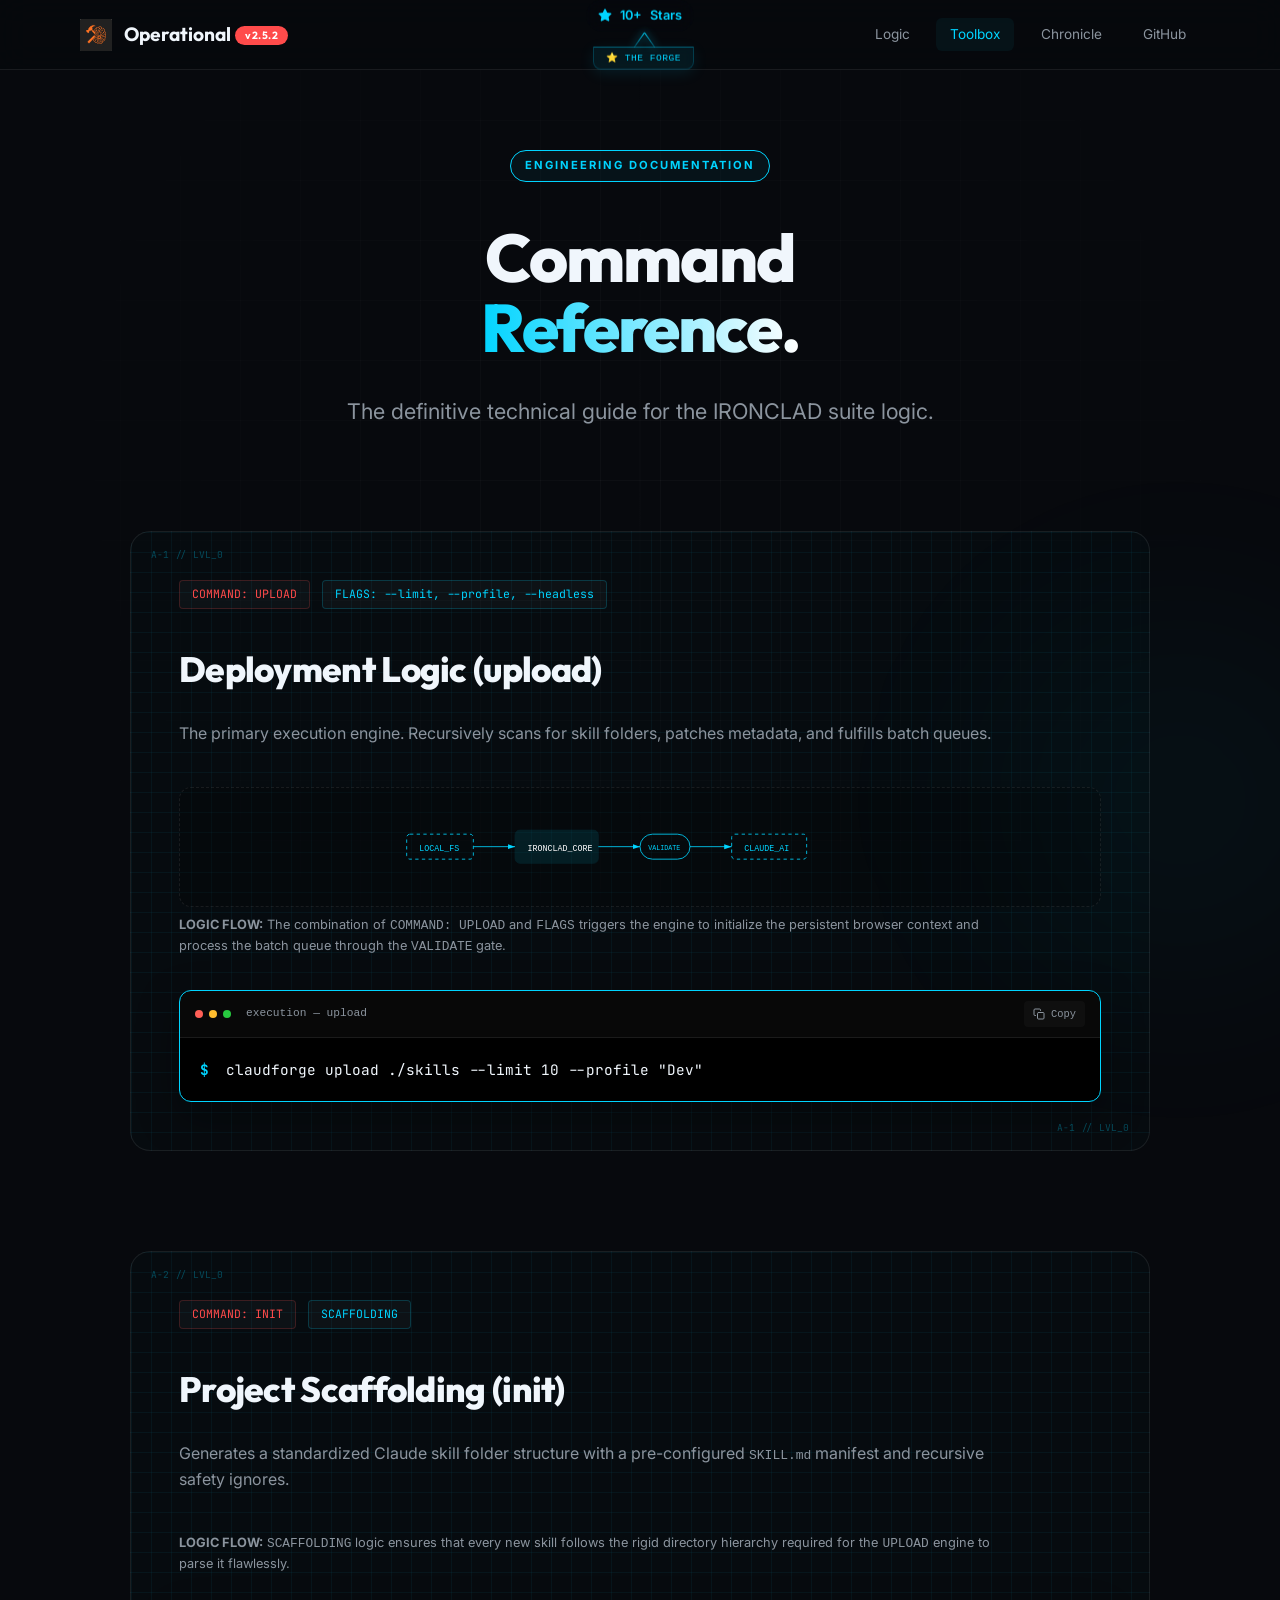
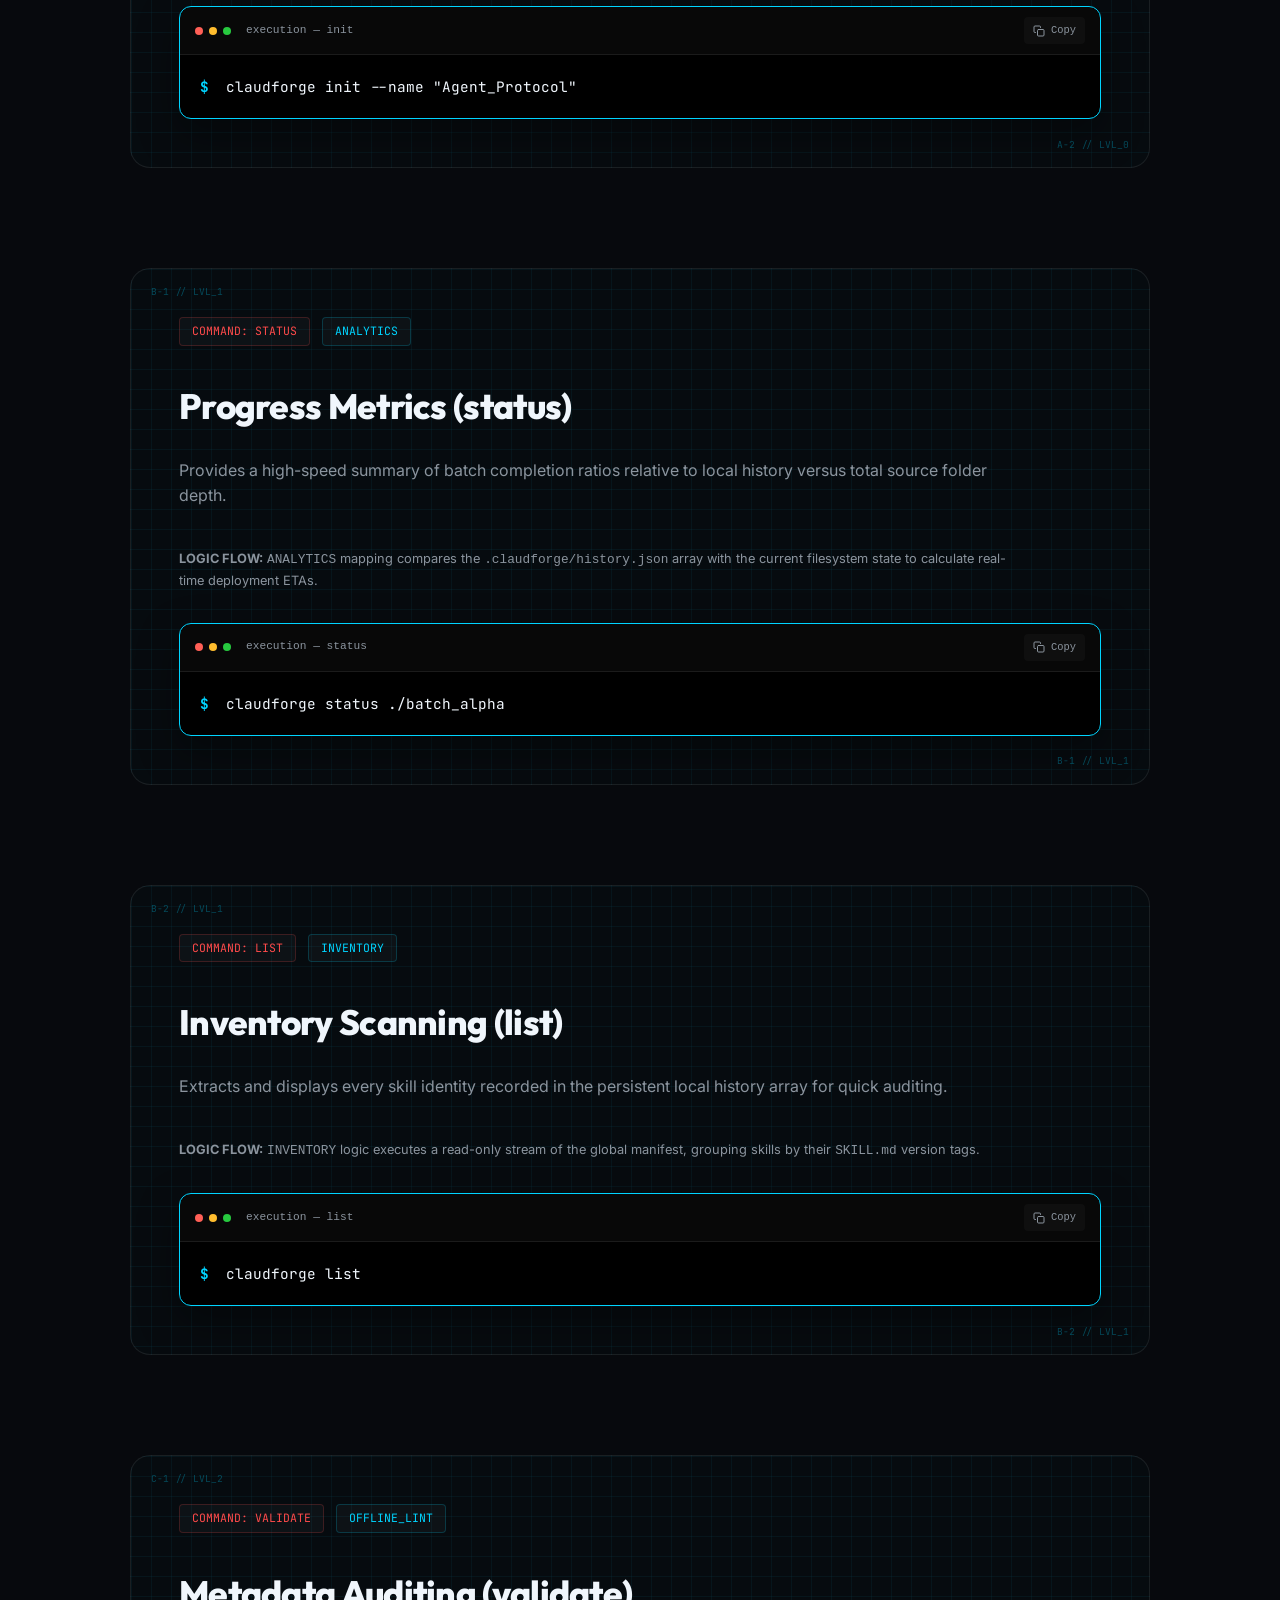
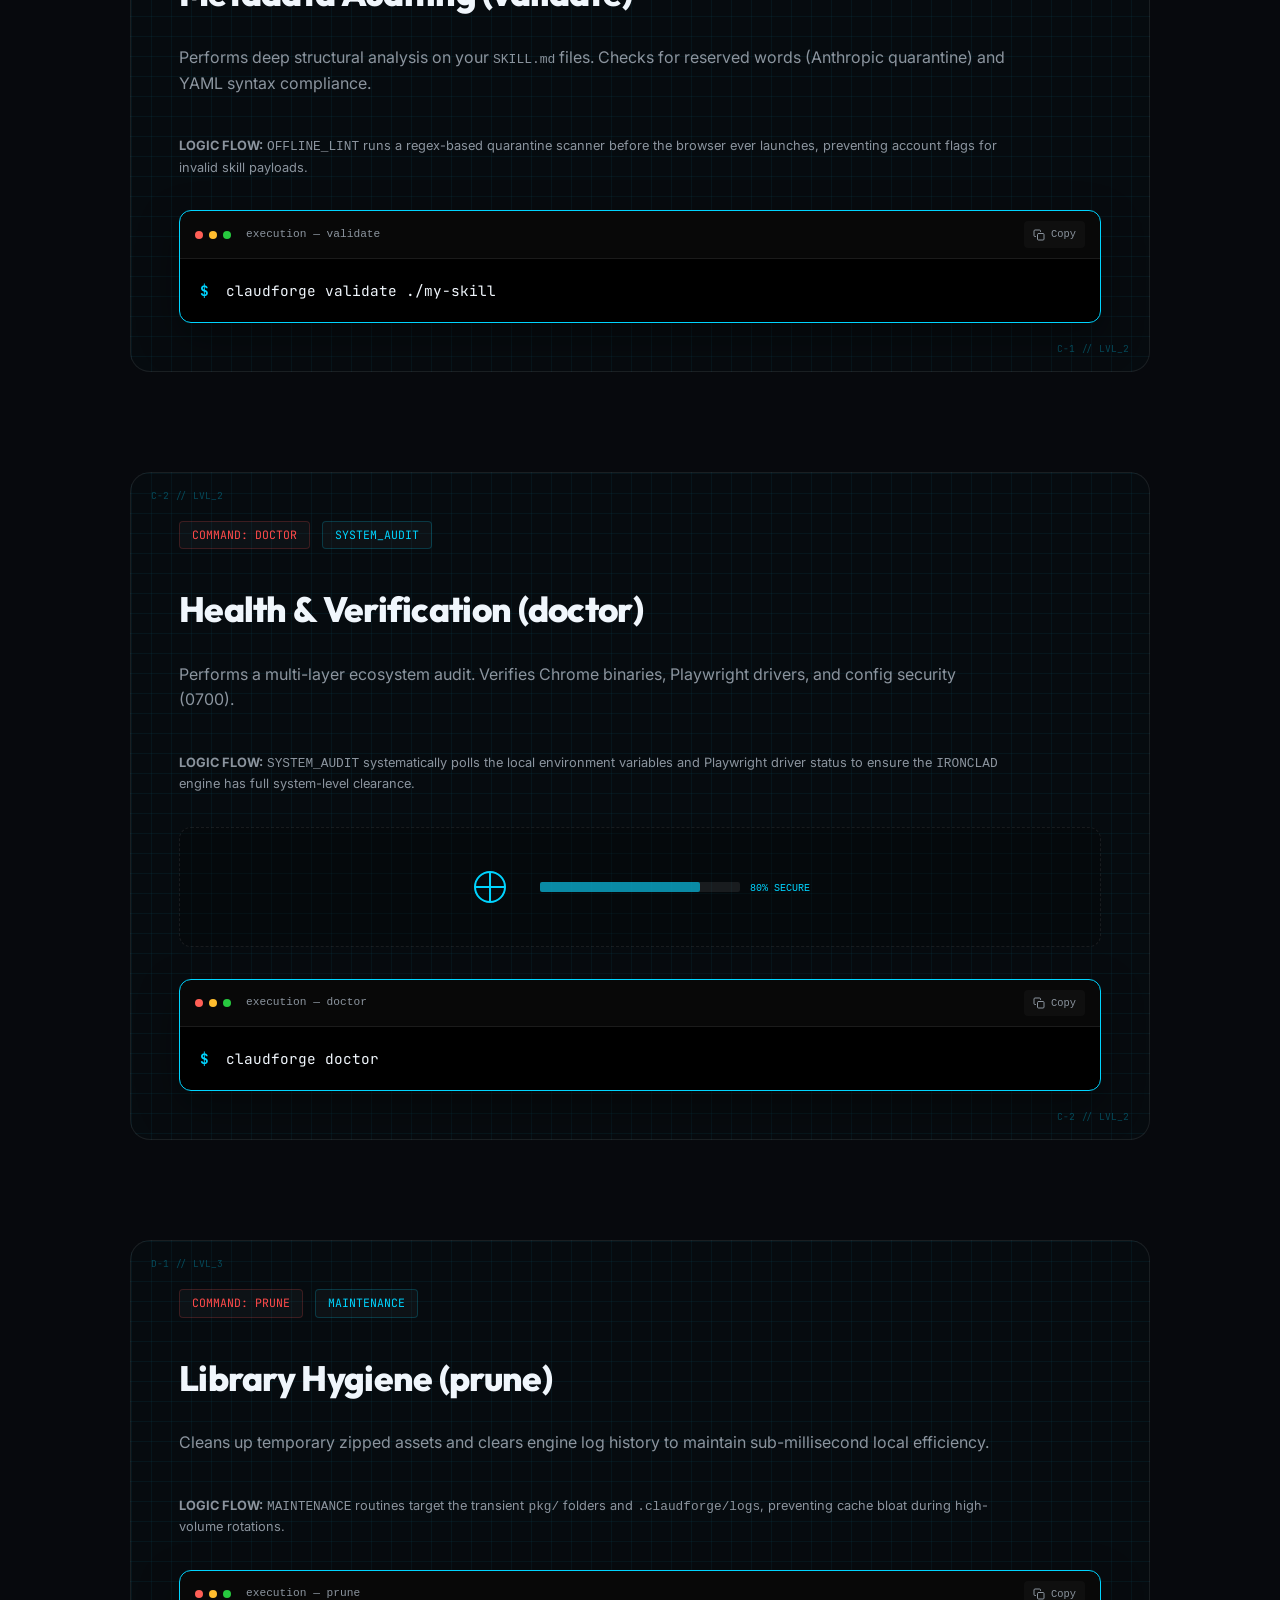
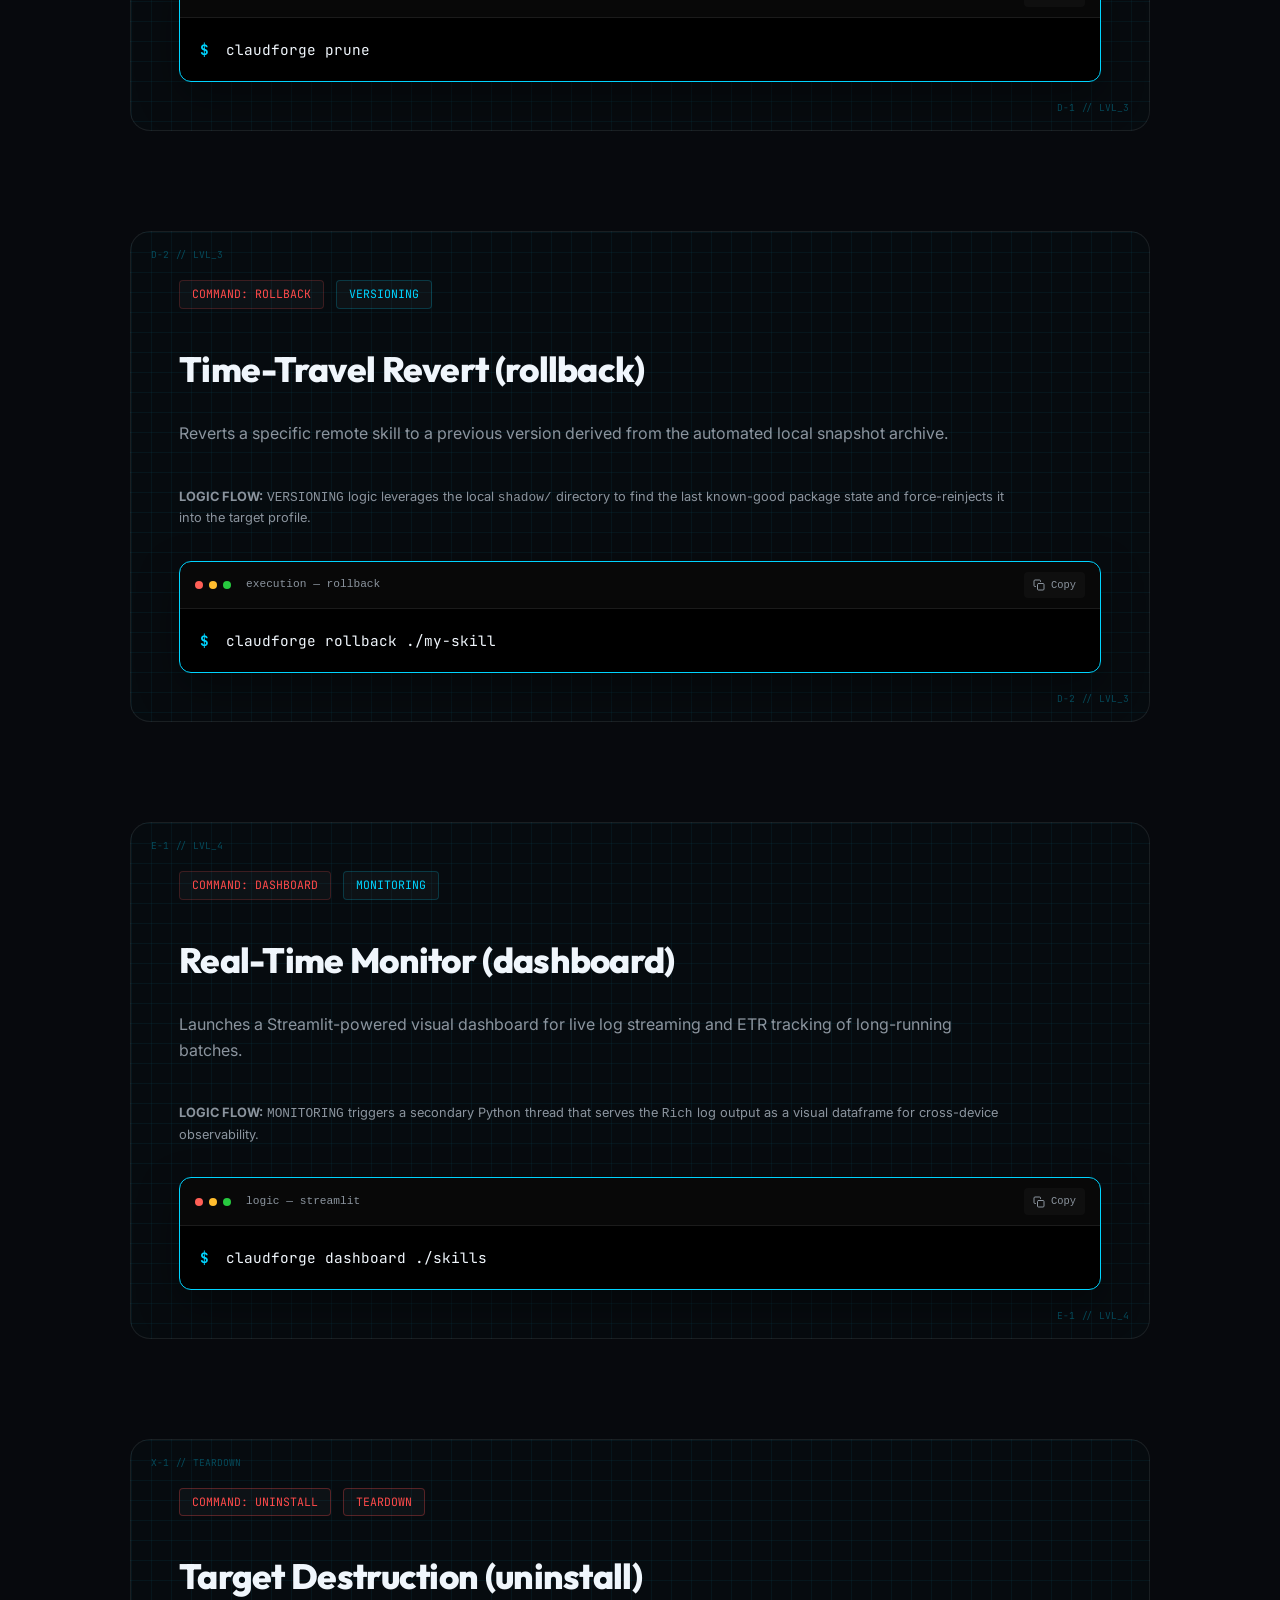
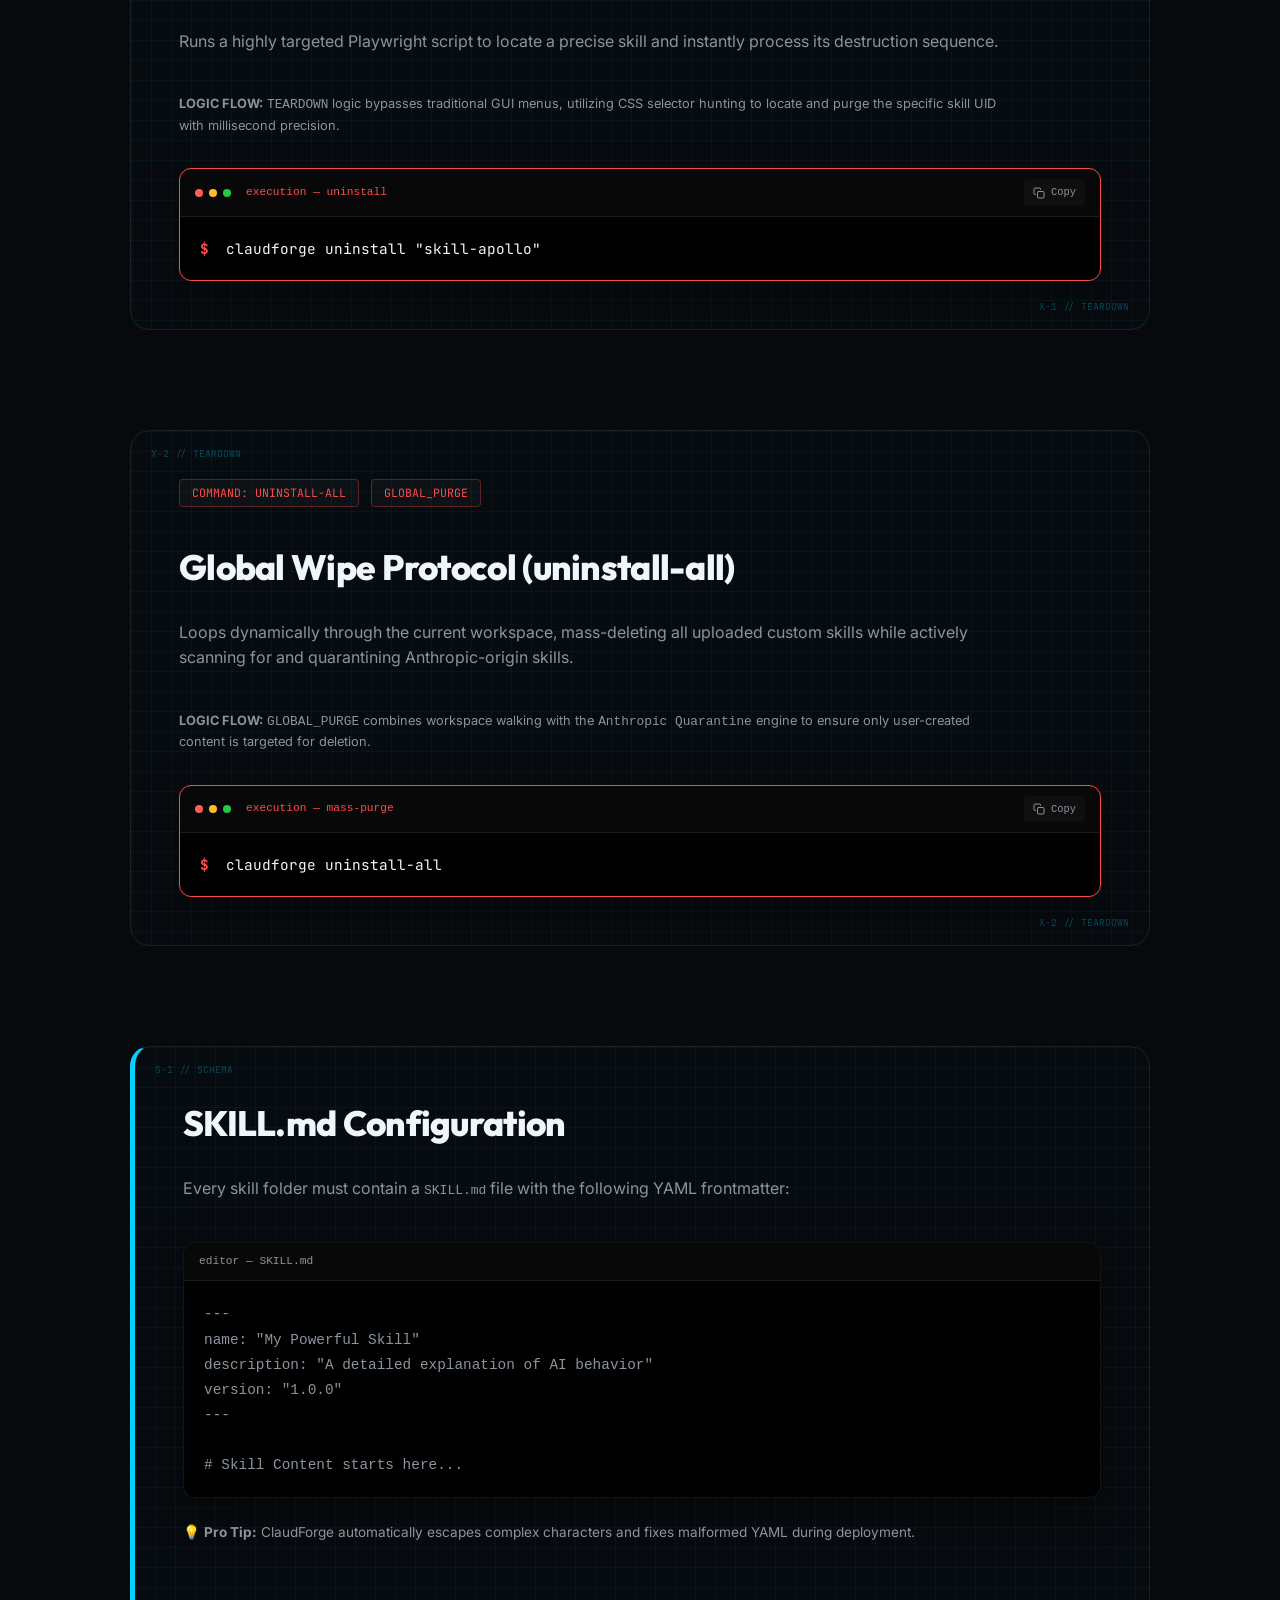
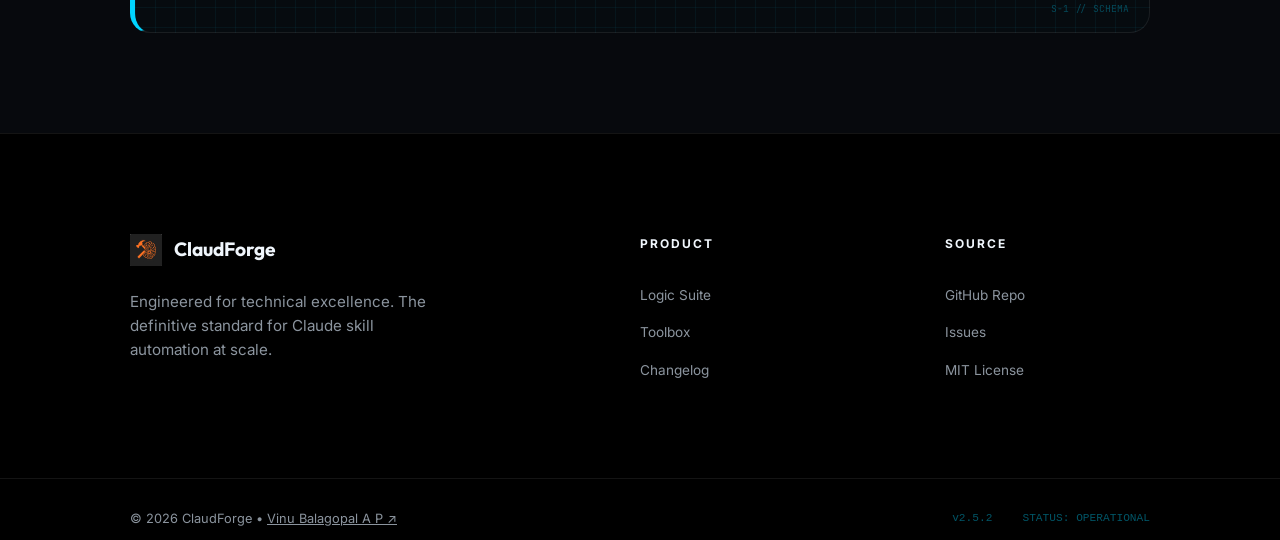
<file: website/docs.html>
<!DOCTYPE html>
<html lang="en">
<head>
    <meta charset="UTF-8">
    <meta name="viewport" content="width=device-width, initial-scale=1.0">
    <title>Operational Manual — ClaudForge Guide</title>
    <meta name="description" content="Official documentation for ClaudForge IRONCLAD engine. Command reference, SKILL.md syntax, and deployment best practices.">
    <link rel="stylesheet" href="style.css">
    <link rel="preconnect" href="https://fonts.googleapis.com">
    <link rel="preconnect" href="https://fonts.gstatic.com" crossorigin>
    <link href="https://fonts.googleapis.com/css2?family=Inter:wght@400;600;800&family=Outfit:wght@400;700&family=JetBrains+Mono&display=swap" rel="stylesheet">
    <link rel="icon" type="image/x-icon" href="assets/favicon/favicon.ico">
    <style>
        .schematic {
            width: 100%;
            height: 120px;
            margin: 2rem 0;
            background: rgba(0,0,0,0.2);
            border-radius: 12px;
            display: flex;
            align-items: center;
            justify-content: center;
            border: 1px dashed var(--border);
        }
    </style>
</head>
<body class="ironclad-theme">
    <div class="math-grid"></div>
    <div class="glow-orb" id="orb-2"></div>

    <input type="checkbox" id="menu-check">
    <nav class="glass-nav">
        <div class="container nav-flex">
            <div class="nav-col-left">
                <div class="logo">
                    <img src="assets/favicon/logo.svg" alt="ClaudForge" width="32">
                    <span>Operational <span class="badge-v">v2.5.2</span></span>
                </div>
            </div>

            <div class="nav-col-center">
                <a href="https://github.com/VinuBalagopalAP/claudforge" target="_blank" class="nav-stars-assembly" id="gh-stars-sign" style="color: var(--text-dim);">
                    <div class="stars-upper">
                        <svg viewBox="0 0 16 16" width="14" height="14" fill="currentColor"><path d="M8 .25a.75.75 0 0 1 .673.418l1.882 3.815 4.21.612a.75.75 0 0 1 .416 1.279l-3.046 2.97.719 4.192a.75.75 0 0 1-1.088.791L8 12.347l-3.766 1.98a.75.75 0 0 1-1.088-.79l.72-4.194L.818 6.374a.75.75 0 0 1 .416-1.28l4.21-.611L7.327.668A.75.75 0 0 1 8 .25Z"></path></svg>
                        <span id="star-count">...</span> Stars
                    </div>
                    <div class="hanging-board">⭐ THE FORGE</div>
                </a>
            </div>

            <div class="nav-col-right">
                <div class="nav-links">
                    <a href="index.html">Logic</a>
                    <a href="docs.html" class="active">Toolbox</a>
                    <a href="changelog.html">Chronicle</a>
                    <a href="https://github.com/VinuBalagopalAP/claudforge" target="_blank">GitHub</a>
                    <div class="mobile-nav-version">
                        <span>v2.5.2</span>
                    </div>
                </div>
                
                <label for="menu-check" class="menu-toggle">
                    <span></span>
                    <span></span>
                    <span></span>
                </label>
            </div>
        </div>
    </nav>

    <header class="hero hero-compact" style="padding-top: 150px;">
        <div class="container">
            <div class="hero-badge animate-in visible">ENGINEERING DOCUMENTATION</div>
            <h1 class="animate-in visible">Command <br><span class="gradient-text">Reference.</span></h1>
            <p class="animate-in visible delay-1">The definitive technical guide for the IRONCLAD suite logic.</p>
        </div>
    </header>



    <main class="container">
        <!-- UPLOAD SECTION -->
        <section id="cmd-upload" class="blueprint-card animate-on-scroll" data-coord="A-1 // LVL_0">
            <div class="tag-row">
                <span class="tag required">COMMAND: UPLOAD</span>
                <span class="tag optional">FLAGS: --limit, --profile, --headless</span>
            </div>
            <h3>Deployment Logic (upload)</h3>
            <p>The primary execution engine. Recursively scans for skill folders, patches metadata, and fulfills batch queues.</p>
            
            <div class="schematic">
                <svg viewBox="0 0 600 100" style="width: 100%; max-width: 500px;">
                    <rect x="20" y="35" width="80" height="30" rx="4" fill="none" stroke="var(--primary)" stroke-dasharray="4"/>
                    <text x="35" y="55" fill="var(--primary)" font-size="10" font-family="monospace">LOCAL_FS</text>
                    <path d="M100 50 L150 50" stroke="var(--primary)" marker-end="url(#arrow)"/>
                    <rect x="150" y="30" width="100" height="40" rx="6" fill="var(--primary)" opacity="0.1" stroke="var(--primary)"/>
                    <text x="165" y="55" fill="#fff" font-size="10" font-family="monospace">IRONCLAD_CORE</text>
                    <path d="M250 50 L300 50" stroke="var(--primary)" marker-end="url(#arrow)"/>
                    <rect x="300" y="35" width="60" height="30" rx="15" fill="none" stroke="var(--primary)"/>
                    <text x="310" y="54" fill="var(--primary)" font-size="8" font-family="monospace">VALIDATE</text>
                    <path d="M360 50 L410 50" stroke="var(--primary)" marker-end="url(#arrow)"/>
                    <rect x="410" y="35" width="90" height="30" rx="4" fill="none" stroke="var(--primary)" stroke-dasharray="4"/>
                    <text x="425" y="55" fill="var(--primary)" font-size="10" font-family="monospace">CLAUDE_AI</text>
                    
                    <defs>
                        <marker id="arrow" markerWidth="10" markerHeight="10" refX="9" refY="3" orient="auto" markerUnits="strokeWidth">
                          <path d="M0,0 L0,6 L9,3 z" fill="var(--primary)" />
                        </marker>
                    </defs>
                </svg>
            </div>
            <p style="font-size: 0.8rem; color: var(--text-dim); margin-top: -1.5rem; margin-bottom: 2rem;">
                <b>LOGIC FLOW:</b> The combination of <code>COMMAND: UPLOAD</code> and <code>FLAGS</code> triggers the engine to initialize the persistent browser context and process the batch queue through the <code>VALIDATE</code> gate.
            </p>

            <div class="terminal-loader" style="border-color: var(--primary);">
                <div class="t-top">
                    <div class="t-dots"><span></span><span></span><span></span></div>
                    <span class="t-title">execution — upload</span>
                    <div class="t-copy">
                        <svg viewBox="0 0 24 24" fill="none" stroke="currentColor" stroke-width="2" stroke-linecap="round" stroke-linejoin="round"><rect x="9" y="9" width="13" height="13" rx="2" ry="2"></rect><path d="M5 15H4a2 2 0 0 1-2-2V4a2 2 0 0 1 2-2h9a2 2 0 0 1 2 2v1"></path></svg>
                        <span>Copy</span>
                    </div>
                </div>
                <div class="t-body">
                    <span class="t-pmp">$</span> claudforge upload ./skills --limit 10 --profile "Dev"
                </div>
            </div>
        </section>

        <!-- INIT SECTION -->
        <section id="cmd-init" class="blueprint-card animate-on-scroll" data-coord="A-2 // LVL_0">
            <div class="tag-row">
                <span class="tag required">COMMAND: INIT</span>
                <span class="tag optional">SCAFFOLDING</span>
            </div>
            <h3>Project Scaffolding (init)</h3>
            <p>Generates a standardized Claude skill folder structure with a pre-configured <code>SKILL.md</code> manifest and recursive safety ignores.</p>
            <p style="font-size: 0.8rem; color: var(--text-dim); margin-bottom: 2rem;">
                <b>LOGIC FLOW:</b> <code>SCAFFOLDING</code> logic ensures that every new skill follows the rigid directory hierarchy required for the <code>UPLOAD</code> engine to parse it flawlessly.
            </p>
            <div class="terminal-loader" style="border-color: var(--primary);">
                <div class="t-top">
                    <div class="t-dots"><span></span><span></span><span></span></div>
                    <span class="t-title">execution — init</span>
                    <div class="t-copy">
                        <svg viewBox="0 0 24 24" fill="none" stroke="currentColor" stroke-width="2" stroke-linecap="round" stroke-linejoin="round"><rect x="9" y="9" width="13" height="13" rx="2" ry="2"></rect><path d="M5 15H4a2 2 0 0 1-2-2V4a2 2 0 0 1 2-2h9a2 2 0 0 1 2 2v1"></path></svg>
                        <span>Copy</span>
                    </div>
                </div>
                <div class="t-body">
                    <span class="t-pmp">$</span> claudforge init --name "Agent_Protocol"
                </div>
            </div>
        </section>

        <!-- STATUS SECTION -->
        <section id="cmd-status" class="blueprint-card animate-on-scroll" data-coord="B-1 // LVL_1">
            <div class="tag-row">
                <span class="tag required">COMMAND: STATUS</span>
                <span class="tag optional">ANALYTICS</span>
            </div>
            <h3>Progress Metrics (status)</h3>
            <p>Provides a high-speed summary of batch completion ratios relative to local history versus total source folder depth.</p>
            <p style="font-size: 0.8rem; color: var(--text-dim); margin-bottom: 2rem;">
                <b>LOGIC FLOW:</b> <code>ANALYTICS</code> mapping compares the <code>.claudforge/history.json</code> array with the current filesystem state to calculate real-time deployment ETAs.
            </p>
            <div class="terminal-loader" style="border-color: var(--primary);">
                <div class="t-top">
                    <div class="t-dots"><span></span><span></span><span></span></div>
                    <span class="t-title">execution — status</span>
                    <div class="t-copy">
                        <svg viewBox="0 0 24 24" fill="none" stroke="currentColor" stroke-width="2" stroke-linecap="round" stroke-linejoin="round"><rect x="9" y="9" width="13" height="13" rx="2" ry="2"></rect><path d="M5 15H4a2 2 0 0 1-2-2V4a2 2 0 0 1 2-2h9a2 2 0 0 1 2 2v1"></path></svg>
                        <span>Copy</span>
                    </div>
                </div>
                <div class="t-body">
                    <span class="t-pmp">$</span> claudforge status ./batch_alpha
                </div>
            </div>
        </section>

        <!-- LIST SECTION -->
        <section id="cmd-list" class="blueprint-card animate-on-scroll" data-coord="B-2 // LVL_1">
            <div class="tag-row">
                <span class="tag required">COMMAND: LIST</span>
                <span class="tag optional">INVENTORY</span>
            </div>
            <h3>Inventory Scanning (list)</h3>
            <p>Extracts and displays every skill identity recorded in the persistent local history array for quick auditing.</p>
            <p style="font-size: 0.8rem; color: var(--text-dim); margin-bottom: 2rem;">
                <b>LOGIC FLOW:</b> <code>INVENTORY</code> logic executes a read-only stream of the global manifest, grouping skills by their <code>SKILL.md</code> version tags.
            </p>
            <div class="terminal-loader" style="border-color: var(--primary);">
                <div class="t-top">
                    <div class="t-dots"><span></span><span></span><span></span></div>
                    <span class="t-title">execution — list</span>
                    <div class="t-copy">
                        <svg viewBox="0 0 24 24" fill="none" stroke="currentColor" stroke-width="2" stroke-linecap="round" stroke-linejoin="round"><rect x="9" y="9" width="13" height="13" rx="2" ry="2"></rect><path d="M5 15H4a2 2 0 0 1-2-2V4a2 2 0 0 1 2-2h9a2 2 0 0 1 2 2v1"></path></svg>
                        <span>Copy</span>
                    </div>
                </div>
                <div class="t-body">
                    <span class="t-pmp">$</span> claudforge list
                </div>
            </div>
        </section>

        <!-- VALIDATE SECTION -->
        <section id="cmd-validate" class="blueprint-card animate-on-scroll" data-coord="C-1 // LVL_2">
            <div class="tag-row">
                <span class="tag required">COMMAND: VALIDATE</span>
                <span class="tag optional">OFFLINE_LINT</span>
            </div>
            <h3>Metadata Auditing (validate)</h3>
            <p>Performs deep structural analysis on your <code>SKILL.md</code> files. Checks for reserved words (Anthropic quarantine) and YAML syntax compliance.</p>
            <p style="font-size: 0.8rem; color: var(--text-dim); margin-bottom: 2rem;">
                <b>LOGIC FLOW:</b> <code>OFFLINE_LINT</code> runs a regex-based quarantine scanner before the browser ever launches, preventing account flags for invalid skill payloads.
            </p>
            <div class="terminal-loader" style="border-color: var(--primary);">
                <div class="t-top">
                    <div class="t-dots"><span></span><span></span><span></span></div>
                    <span class="t-title">execution — validate</span>
                    <div class="t-copy">
                        <svg viewBox="0 0 24 24" fill="none" stroke="currentColor" stroke-width="2" stroke-linecap="round" stroke-linejoin="round"><rect x="9" y="9" width="13" height="13" rx="2" ry="2"></rect><path d="M5 15H4a2 2 0 0 1-2-2V4a2 2 0 0 1 2-2h9a2 2 0 0 1 2 2v1"></path></svg>
                        <span>Copy</span>
                    </div>
                </div>
                <div class="t-body">
                    <span class="t-pmp">$</span> claudforge validate ./my-skill
                </div>
            </div>
        </section>

        <!-- DOCTOR SECTION -->
        <section id="cmd-doctor" class="blueprint-card animate-on-scroll" data-coord="C-2 // LVL_2">
            <div class="tag-row">
                <span class="tag required">COMMAND: DOCTOR</span>
                <span class="tag optional">SYSTEM_AUDIT</span>
            </div>
            <h3>Health & Verification (doctor)</h3>
            <p>Performs a multi-layer ecosystem audit. Verifies Chrome binaries, Playwright drivers, and config security (0700).</p>
            <p style="font-size: 0.8rem; color: var(--text-dim); margin-bottom: 2rem;">
                <b>LOGIC FLOW:</b> <code>SYSTEM_AUDIT</code> systematically polls the local environment variables and Playwright driver status to ensure the <code>IRONCLAD</code> engine has full system-level clearance.
            </p>
            
            <div class="schematic">
                <svg viewBox="0 0 400 60" style="width: 100%; max-width: 400px;">
                    <circle cx="50" cy="30" r="15" fill="none" stroke="var(--primary)" stroke-width="2"/>
                    <path d="M50 15 L50 45 M35 30 L65 30" stroke="var(--primary)" stroke-width="2"/>
                    <rect x="100" y="25" width="200" height="10" rx="2" fill="var(--border)"/>
                    <rect x="100" y="25" width="160" height="10" rx="2" fill="var(--primary)" opacity="0.6"/>
                    <text x="310" y="34" fill="var(--primary)" font-size="10" font-family="monospace">80% SECURE</text>
                </svg>
            </div>

            <div class="terminal-loader" style="border-color: var(--primary);">
                <div class="t-top">
                    <div class="t-dots"><span></span><span></span><span></span></div>
                    <span class="t-title">execution — doctor</span>
                    <div class="t-copy">
                        <svg viewBox="0 0 24 24" fill="none" stroke="currentColor" stroke-width="2" stroke-linecap="round" stroke-linejoin="round"><rect x="9" y="9" width="13" height="13" rx="2" ry="2"></rect><path d="M5 15H4a2 2 0 0 1-2-2V4a2 2 0 0 1 2-2h9a2 2 0 0 1 2 2v1"></path></svg>
                        <span>Copy</span>
                    </div>
                </div>
                <div class="t-body">
                    <span class="t-pmp">$</span> claudforge doctor
                </div>
            </div>
        </section>

        <!-- PRUNE SECTION -->
        <section id="cmd-prune" class="blueprint-card animate-on-scroll" data-coord="D-1 // LVL_3">
            <div class="tag-row">
                <span class="tag required">COMMAND: PRUNE</span>
                <span class="tag optional">MAINTENANCE</span>
            </div>
            <h3>Library Hygiene (prune)</h3>
            <p>Cleans up temporary zipped assets and clears engine log history to maintain sub-millisecond local efficiency.</p>
            <p style="font-size: 0.8rem; color: var(--text-dim); margin-bottom: 2rem;">
                <b>LOGIC FLOW:</b> <code>MAINTENANCE</code> routines target the transient <code>pkg/</code> folders and <code>.claudforge/logs</code>, preventing cache bloat during high-volume rotations.
            </p>
            <div class="terminal-loader" style="border-color: var(--primary);">
                <div class="t-top">
                    <div class="t-dots"><span></span><span></span><span></span></div>
                    <span class="t-title">execution — prune</span>
                    <div class="t-copy">
                        <svg viewBox="0 0 24 24" fill="none" stroke="currentColor" stroke-width="2" stroke-linecap="round" stroke-linejoin="round"><rect x="9" y="9" width="13" height="13" rx="2" ry="2"></rect><path d="M5 15H4a2 2 0 0 1-2-2V4a2 2 0 0 1 2-2h9a2 2 0 0 1 2 2v1"></path></svg>
                        <span>Copy</span>
                    </div>
                </div>
                <div class="t-body">
                    <span class="t-pmp">$</span> claudforge prune
                </div>
            </div>
        </section>

        <!-- ROLLBACK SECTION -->
        <section id="cmd-rollback" class="blueprint-card animate-on-scroll" data-coord="D-2 // LVL_3">
            <div class="tag-row">
                <span class="tag required">COMMAND: ROLLBACK</span>
                <span class="tag optional">VERSIONING</span>
            </div>
            <h3>Time-Travel Revert (rollback)</h3>
            <p>Reverts a specific remote skill to a previous version derived from the automated local snapshot archive.</p>
            <p style="font-size: 0.8rem; color: var(--text-dim); margin-bottom: 2rem;">
                <b>LOGIC FLOW:</b> <code>VERSIONING</code> logic leverages the local <code>shadow/</code> directory to find the last known-good package state and force-reinjects it into the target profile.
            </p>
            <div class="terminal-loader" style="border-color: var(--primary);">
                <div class="t-top">
                    <div class="t-dots"><span></span><span></span><span></span></div>
                    <span class="t-title">execution — rollback</span>
                    <div class="t-copy">
                        <svg viewBox="0 0 24 24" fill="none" stroke="currentColor" stroke-width="2" stroke-linecap="round" stroke-linejoin="round"><rect x="9" y="9" width="13" height="13" rx="2" ry="2"></rect><path d="M5 15H4a2 2 0 0 1-2-2V4a2 2 0 0 1 2-2h9a2 2 0 0 1 2 2v1"></path></svg>
                        <span>Copy</span>
                    </div>
                </div>
                <div class="t-body">
                    <span class="t-pmp">$</span> claudforge rollback ./my-skill
                </div>
            </div>
        </section>

        <!-- DASHBOARD SECTION -->
        <section id="cmd-dashboard" class="blueprint-card animate-on-scroll" data-coord="E-1 // LVL_4">
            <div class="tag-row">
                <span class="tag required">COMMAND: DASHBOARD</span>
                <span class="tag optional">MONITORING</span>
            </div>
            <h3>Real-Time Monitor (dashboard)</h3>
            <p>Launches a Streamlit-powered visual dashboard for live log streaming and ETR tracking of long-running batches.</p>
            <p style="font-size: 0.8rem; color: var(--text-dim); margin-bottom: 2rem;">
                <b>LOGIC FLOW:</b> <code>MONITORING</code> triggers a secondary Python thread that serves the <code>Rich</code> log output as a visual dataframe for cross-device observability.
            </p>
            <div class="terminal-loader" style="border-color: var(--primary);">
                <div class="t-top">
                    <div class="t-dots"><span></span><span></span><span></span></div>
                    <span class="t-title">logic — streamlit</span>
                    <div class="t-copy">
                        <svg viewBox="0 0 24 24" fill="none" stroke="currentColor" stroke-width="2" stroke-linecap="round" stroke-linejoin="round"><rect x="9" y="9" width="13" height="13" rx="2" ry="2"></rect><path d="M5 15H4a2 2 0 0 1-2-2V4a2 2 0 0 1 2-2h9a2 2 0 0 1 2 2v1"></path></svg>
                        <span>Copy</span>
                    </div>
                </div>
                <div class="t-body">
                    <span class="t-pmp">$</span> claudforge dashboard ./skills
                </div>
            </div>
        </section>
        <!-- UNINSTALL SECTION -->
        <section id="cmd-uninstall" class="blueprint-card animate-on-scroll" data-coord="X-1 // TEARDOWN">
            <div class="tag-row">
                <span class="tag required" style="color: var(--accent); border-color: rgba(255, 75, 75, 0.3);">COMMAND: UNINSTALL</span>
                <span class="tag optional" style="color: var(--accent); border-color: rgba(255, 75, 75, 0.3);">TEARDOWN</span>
            </div>
            <h3>Target Destruction (uninstall)</h3>
            <p>Runs a highly targeted Playwright script to locate a precise skill and instantly process its destruction sequence.</p>
            <p style="font-size: 0.8rem; color: var(--text-dim); margin-bottom: 2rem;">
                <b>LOGIC FLOW:</b> <code>TEARDOWN</code> logic bypasses traditional GUI menus, utilizing CSS selector hunting to locate and purge the specific skill UID with millisecond precision.
            </p>
            <div class="terminal-loader" style="border-color: var(--accent);">
                <div class="t-top">
                    <div class="t-dots"><span></span><span></span><span></span></div>
                    <span class="t-title" style="color: var(--accent);">execution — uninstall</span>
                    <div class="t-copy">
                        <svg viewBox="0 0 24 24" fill="none" stroke="currentColor" stroke-width="2" stroke-linecap="round" stroke-linejoin="round"><rect x="9" y="9" width="13" height="13" rx="2" ry="2"></rect><path d="M5 15H4a2 2 0 0 1-2-2V4a2 2 0 0 1 2-2h9a2 2 0 0 1 2 2v1"></path></svg>
                        <span>Copy</span>
                    </div>
                </div>
                <div class="t-body">
                    <span class="t-pmp" style="color: var(--accent);">$</span> claudforge uninstall "skill-apollo"
                </div>
            </div>
        </section>

        <!-- UNINSTALL-ALL SECTION -->
        <section id="cmd-uninstall-all" class="blueprint-card animate-on-scroll" data-coord="X-2 // TEARDOWN">
            <div class="tag-row">
                <span class="tag required" style="color: var(--accent); border-color: rgba(255, 75, 75, 0.3);">COMMAND: UNINSTALL-ALL</span>
                <span class="tag optional" style="color: var(--accent); border-color: rgba(255, 75, 75, 0.3);">GLOBAL_PURGE</span>
            </div>
            <h3>Global Wipe Protocol (uninstall-all)</h3>
            <p>Loops dynamically through the current workspace, mass-deleting all uploaded custom skills while actively scanning for and quarantining Anthropic-origin skills.</p>
            <p style="font-size: 0.8rem; color: var(--text-dim); margin-bottom: 2rem;">
                <b>LOGIC FLOW:</b> <code>GLOBAL_PURGE</code> combines workspace walking with the <code>Anthropic Quarantine</code> engine to ensure only user-created content is targeted for deletion.
            </p>
            <div class="terminal-loader" style="border-color: var(--accent);">
                <div class="t-top">
                    <div class="t-dots"><span></span><span></span><span></span></div>
                    <span class="t-title" style="color: var(--accent);">execution — mass-purge</span>
                    <div class="t-copy">
                        <svg viewBox="0 0 24 24" fill="none" stroke="currentColor" stroke-width="2" stroke-linecap="round" stroke-linejoin="round"><rect x="9" y="9" width="13" height="13" rx="2" ry="2"></rect><path d="M5 15H4a2 2 0 0 1-2-2V4a2 2 0 0 1 2-2h9a2 2 0 0 1 2 2v1"></path></svg>
                        <span>Copy</span>
                    </div>
                </div>
                <div class="t-body">
                    <span class="t-pmp" style="color: var(--accent);">$</span> claudforge uninstall-all
                </div>
            </div>
        </section>

        <!-- SKILL.MD SYNTAX GUIDE -->
        <section id="skill-syntax" class="blueprint-card animate-on-scroll" style="border-left: 5px solid var(--primary);" data-coord="S-1 // SCHEMA">
            <h3>SKILL.md Configuration</h3>
            <p>Every skill folder must contain a <code>SKILL.md</code> file with the following YAML frontmatter:</p>
            <div class="terminal-loader">
                <div class="t-top"><span class="t-title">editor — SKILL.md</span></div>
                <div class="t-body">
                    <code style="color: var(--text-dim);">
                        ---<br>
                        name: "My Powerful Skill"<br>
                        description: "A detailed explanation of AI behavior"<br>
                        version: "1.0.0"<br>
                        ---<br><br>
                        # Skill Content starts here...
                    </code>
                </div>
            </div>
            <p style="margin-top: 1.5rem; font-size: 0.85rem; color: var(--text-dim);">
                💡 <b>Pro Tip:</b> ClaudForge automatically escapes complex characters and fixes malformed YAML during deployment.
            </p>
        </section>
    </main>

    <footer class="premium-footer">
        <div class="container foot-grid">
            <div class="foot-col main">
                <div class="logo" style="margin-bottom: 20px;">
                    <img src="assets/favicon/logo.svg" alt="ClaudForge" width="32">
                    <span>ClaudForge</span>
                </div>
                <p>Engineered for technical excellence. The definitive standard for Claude skill automation at scale.</p>
            </div>
            <div class="foot-col">
                <h5>Product</h5>
                <a href="index.html">Logic Suite</a>
                <a href="docs.html">Toolbox</a>
                <a href="changelog.html">Changelog</a>
            </div>
            <div class="foot-col">
                <h5>Source</h5>
                <a href="https://github.com/VinuBalagopalAP/claudforge">GitHub Repo</a>
                <a href="https://github.com/VinuBalagopalAP/claudforge/issues">Issues</a>
                <a href="https://github.com/VinuBalagopalAP/claudforge/blob/main/LICENSE">MIT License</a>
            </div>
        </div>
        <div class="foot-bottom">
            <div class="container">
                <p>© 2026 ClaudForge • <a href="https://www.linkedin.com/in/vinubalagopalap/" target="_blank noopener" style="color: inherit;">Vinu Balagopal A P ↗</a>  </p> 
                <div class="foot-labels">
                    <span>v2.5.2</span>
                    <span>STATUS: OPERATIONAL</span>
                </div>
            </div>
        </div>
    </footer>

    <script src="script.js"></script>
</body>
</html>
</file>
<file: style.css>
:root {
            --bg-body: #0a0a0b;
            --bg-card: #151518;
            --bg-accent: #d97706; /* Claude-ish Orange */
            --bg-accent-soft: rgba(217, 119, 6, 0.1);
            --text-primary: #f8fafc;
            --text-secondary: #94a3b8;
            --border: rgba(255, 255, 255, 0.08);
            --gradient-hero: linear-gradient(135deg, #f8fafc 0%, #94a3b8 100%);
            --transition: all 0.3s cubic-bezier(0.4, 0, 0.2, 1);
        }

        * {
            margin: 0;
            padding: 0;
            box-sizing: border-box;
        }

        body {
            background-color: var(--bg-body);
            color: var(--text-primary);
            font-family: 'Outfit', -apple-system, BlinkMacSystemFont, 'Segoe UI', Roboto, Oxygen, Ubuntu, Cantarell, 'Open Sans', 'Helvetica Neue', sans-serif;
            line-height: 1.6;
            overflow-x: hidden;
        }

        /* Typography */
        h1, h2, h3 { line-height: 1.1; font-weight: 800; letter-spacing: -0.02em; }
        p { color: var(--text-secondary); font-weight: 400; }

        /* Container */
        .container {
            max-width: 1200px;
            margin: 0 auto;
            padding: 0 1.5rem;
        }

        /* Navigation */
        nav {
            position: fixed;
            top: 0;
            width: 100%;
            z-index: 1000;
            background: rgba(10, 10, 11, 0.8);
            backdrop-filter: blur(12px);
            border-bottom: 1px solid var(--border);
            padding: 1rem 0;
        }

        .nav-content {
            display: flex;
            justify-content: space-between;
            align-items: center;
        }

        .logo {
            font-weight: 800;
            font-size: 1.5rem;
            color: var(--text-primary);
            display: flex;
            align-items: center;
            gap: 0.5rem;
        }

        .logo span { color: var(--bg-accent); }

        .nav-links {
            display: flex;
            gap: 2rem;
        }

        .nav-links a {
            color: var(--text-secondary);
            text-decoration: none;
            font-size: 0.9rem;
            font-weight: 500;
            transition: var(--transition);
        }

        .nav-links a:hover { color: var(--text-primary); }

        /* Hero */
        .hero {
            padding: 10rem 0 6rem;
            text-align: center;
            position: relative;
        }

        @media (max-width: 768px) {
            .hero { padding: 8rem 0 4rem; }
        }

        .hero-badge {
            display: inline-block;
            padding: 0.5rem 1rem;
            background: var(--bg-accent-soft);
            color: var(--bg-accent);
            border: 1px solid rgba(217, 119, 6, 0.2);
            border-radius: 99px;
            font-size: 0.8rem;
            font-weight: 600;
            margin-bottom: 2rem;
            animation: fadeIn 0.8s ease-out;
        }

        .hero h1 {
            font-size: clamp(2.5rem, 8vw, 4.5rem);
            margin-bottom: 1.5rem;
            background: var(--gradient-hero);
            -webkit-background-clip: text;
            -webkit-text-fill-color: transparent;
            animation: fadeInUp 0.8s ease-out;
        }

        .hero p {
            max-width: 600px;
            margin: 0 auto 3rem;
            font-size: 1.2rem;
            animation: fadeInUp 0.8s ease-out 0.2s backwards;
        }

        .hero-btns {
            display: flex;
            justify-content: center;
            gap: 1rem;
            animation: fadeInUp 0.8s ease-out 0.4s backwards;
        }

        .btn {
            padding: 0.8rem 2rem;
            border-radius: 8px;
            font-weight: 600;
            text-decoration: none;
            transition: var(--transition);
            cursor: pointer;
        }

        .btn-primary {
            background: var(--bg-accent);
            color: white;
            border: none;
        }

        .btn-primary:hover {
            transform: translateY(-2px);
            box-shadow: 0 10px 20px -5px rgba(217, 119, 6, 0.4);
        }

        .btn-secondary {
            background: transparent;
            color: var(--text-primary);
            border: 1px solid var(--border);
        }

        .btn-secondary:hover {
            background: rgba(255, 255, 255, 0.05);
            border-color: var(--text-secondary);
        }

        /* Features */
        .features {
            padding: 6rem 0;
            background: linear-gradient(180deg, var(--bg-body) 0%, rgba(21, 21, 24, 0.8) 100%);
        }

        .section-header {
            text-align: center;
            margin-bottom: 4rem;
        }

        .section-header h2 {
            font-size: 2.5rem;
            margin-bottom: 1rem;
        }

        .feature-grid {
            display: grid;
            grid-template-columns: repeat(auto-fit, minmax(300px, 1fr));
            gap: 2rem;
        }

        .feature-card {
            background: var(--bg-card);
            padding: 2.5rem;
            border-radius: 20px;
            border: 1px solid var(--border);
            transition: var(--transition);
        }

        .feature-card:hover {
            border-color: rgba(217, 119, 6, 0.3);
            transform: translateY(-5px);
        }

        /* Comparison Table */
        .comparison-container {
            display: grid;
            grid-template-columns: 1fr 1fr;
            gap: 2rem;
        }

        .comparison-card {
            padding: 2.5rem;
            border-radius: 20px;
            border: 1px solid var(--border);
            background: rgba(255, 255, 255, 0.02);
        }

        .comparison-card h4 {
            font-size: 1.2rem;
            margin-bottom: 1.5rem;
            text-transform: uppercase;
            letter-spacing: 0.1em;
        }

        .comparison-card.manual h4 { color: #ef4444; }
        .comparison-card.claudforge h4 { color: var(--bg-accent); }

        .comparison-card ul {
            list-style: none;
        }

        .comparison-card li {
            margin-bottom: 1rem;
            font-size: 0.95rem;
            color: var(--text-secondary);
            display: flex;
            align-items: center;
            gap: 0.75rem;
        }

        .comparison-card.claudforge li { color: var(--text-primary); }

        @media (max-width: 768px) {
            .comparison-container { grid-template-columns: 1fr; }
        }

        .feature-icon {
            width: 48px;
            height: 48px;
            background: var(--bg-accent-soft);
            color: var(--bg-accent);
            border-radius: 12px;
            display: flex;
            align-items: center;
            justify-content: center;
            font-size: 1.5rem;
            margin-bottom: 1.5rem;
        }

        .feature-card h3 { margin-bottom: 1rem; }

        /* Showcase */
        .showcase { padding: 6rem 0; }

        .demo-container {
            display: grid;
            grid-template-columns: 1fr 1fr;
            gap: 4rem;
            align-items: center;
            margin-top: 4rem;
        }

        .demo-visual {
            position: relative;
            border-radius: 12px;
            overflow: hidden;
            border: 1px solid var(--border);
            box-shadow: 0 30px 60px -15px rgba(0, 0, 0, 0.5);
        }

        .demo-visual img {
            width: 100%;
            height: auto;
            display: block;
        }

        .demo-content h3 { font-size: 1.8rem; margin-bottom: 1rem; }
        .demo-content p { margin-bottom: 1.5rem; }

        .tag {
            display: inline-block;
            padding: 0.2rem 0.6rem;
            background: rgba(255, 255, 255, 0.05);
            border: 1px solid var(--border);
            border-radius: 4px;
            font-size: 0.75rem;
            color: var(--text-secondary);
            margin-right: 0.5rem;
            margin-bottom: 0.5rem;
        }

        /* Getting Started */
        .get-started {
            padding: 6rem 0;
            text-align: center;
        }

        .code-block {
            background: #000;
            padding: 2rem;
            border-radius: 12px;
            text-align: left;
            max-width: 700px;
            margin: 2rem auto;
            border: 1px solid var(--border);
            position: relative;
            font-family: 'Courier New', Courier, monospace;
            font-size: 0.9rem;
            color: #d1d5db;
            overflow-x: auto;
        }

        @media (max-width: 480px) {
            .code-block { font-size: 0.75rem; padding: 1.5rem; }
        }

        .code-block::before {
            content: 'bash';
            position: absolute;
            top: 0;
            right: 1.5rem;
            transform: translateY(-50%);
            background: var(--bg-card);
            padding: 0.2rem 0.8rem;
            border-radius: 4px;
            font-size: 0.7rem;
            color: var(--text-secondary);
            border: 1px solid var(--border);
        }

        .code-block span { color: var(--bg-accent); }

        /* Footer */
        footer {
            padding: 4rem 0;
            border-top: 1px solid var(--border);
            text-align: center;
        }

        footer p { font-size: 0.9rem; }

        /* Animations */
        @keyframes fadeIn { from { opacity: 0; } to { opacity: 1; } }
        @keyframes fadeInUp {
            from { opacity: 0; transform: translateY(20px); }
            to { opacity: 1; transform: translateY(0); }
        }

        /* Responsive */
        @media (max-width: 768px) {
            .nav-links { display: none; }
            .demo-container { grid-template-columns: 1fr; gap: 2rem; text-align: center; }
            .hero h1 { font-size: clamp(2rem, 10vw, 3.5rem); }
            .demo-visual { order: -1; }
            .hero-btns { flex-direction: column; align-items: stretch; padding: 0 4rem; gap: 1rem; }
            .hero-btns .btn { text-align: center; width: 100%; }
        }
</file>
<file: website/archive/v1/style.css>
:root {
            --bg-body: #0a0a0b;
            --bg-card: #151518;
            --bg-accent: #d97706; /* Claude-ish Orange */
            --bg-accent-soft: rgba(217, 119, 6, 0.1);
            --text-primary: #f8fafc;
            --text-secondary: #94a3b8;
            --border: rgba(255, 255, 255, 0.08);
            --gradient-hero: linear-gradient(135deg, #f8fafc 0%, #94a3b8 100%);
            --transition: all 0.3s cubic-bezier(0.4, 0, 0.2, 1);
        }

        * {
            margin: 0;
            padding: 0;
            box-sizing: border-box;
        }

        body {
            background-color: var(--bg-body);
            color: var(--text-primary);
            font-family: 'Outfit', -apple-system, BlinkMacSystemFont, 'Segoe UI', Roboto, Oxygen, Ubuntu, Cantarell, 'Open Sans', 'Helvetica Neue', sans-serif;
            line-height: 1.6;
            overflow-x: hidden;
        }

        /* Typography */
        h1, h2, h3 { line-height: 1.1; font-weight: 800; letter-spacing: -0.02em; }
        p { color: var(--text-secondary); font-weight: 400; }

        /* Container */
        .container {
            max-width: 1200px;
            margin: 0 auto;
            padding: 0 1.5rem;
        }

        /* Navigation */
        .legacy-banner {
            position: fixed;
            top: 0;
            left: 0;
            width: 100%;
            height: 40px;
            background: #d97706;
            color: #000;
            display: flex;
            align-items: center;
            justify-content: center;
            font-size: 0.75rem;
            font-weight: 700;
            z-index: 1100;
            text-decoration: none;
            letter-spacing: 0.05em;
            text-transform: uppercase;
        }

        .legacy-banner:hover {
            background: #f59e0b;
        }

        .legacy-banner span {
            text-decoration: underline;
            margin-left: 5px;
        }

        nav {
            position: fixed;
            top: 40px;
            width: 100%;
            z-index: 1000;
            background: rgba(10, 10, 11, 0.8);
            backdrop-filter: blur(12px);
            border-bottom: 1px solid var(--border);
            padding: 1rem 0;
        }

        .nav-content {
            display: flex;
            justify-content: space-between;
            align-items: center;
        }

        .logo {
            font-weight: 800;
            font-size: 1.5rem;
            color: var(--text-primary);
            display: flex;
            align-items: center;
            gap: 0.5rem;
        }

        .logo span { color: var(--bg-accent); }

        .nav-links {
            display: flex;
            gap: 2rem;
        }

        .nav-links a {
            color: var(--text-secondary);
            text-decoration: none;
            font-size: 0.9rem;
            font-weight: 500;
            transition: var(--transition);
        }

        .nav-links a:hover { color: var(--text-primary); }

        /* Hero */
        .hero {
            padding: 12rem 0 6rem;
            text-align: center;
            position: relative;
        }

        @media (max-width: 768px) {
            .hero { padding: 8rem 0 4rem; }
        }

        .hero-badge {
            display: inline-block;
            padding: 0.5rem 1rem;
            background: var(--bg-accent-soft);
            color: var(--bg-accent);
            border: 1px solid rgba(217, 119, 6, 0.2);
            border-radius: 99px;
            font-size: 0.8rem;
            font-weight: 600;
            margin-bottom: 2rem;
            animation: fadeIn 0.8s ease-out;
        }

        .hero h1 {
            font-size: clamp(2.5rem, 8vw, 4.5rem);
            margin-bottom: 1.5rem;
            background: var(--gradient-hero);
            -webkit-background-clip: text;
            -webkit-text-fill-color: transparent;
            animation: fadeInUp 0.8s ease-out;
        }

        .hero p {
            max-width: 600px;
            margin: 0 auto 3rem;
            font-size: 1.2rem;
            animation: fadeInUp 0.8s ease-out 0.2s backwards;
        }

        .hero-btns {
            display: flex;
            justify-content: center;
            gap: 1rem;
            animation: fadeInUp 0.8s ease-out 0.4s backwards;
        }

        .btn {
            padding: 0.8rem 2rem;
            border-radius: 8px;
            font-weight: 600;
            text-decoration: none;
            transition: var(--transition);
            cursor: pointer;
        }

        .btn-primary {
            background: var(--bg-accent);
            color: white;
            border: none;
        }

        .btn-primary:hover {
            transform: translateY(-2px);
            box-shadow: 0 10px 20px -5px rgba(217, 119, 6, 0.4);
        }

        .btn-secondary {
            background: transparent;
            color: var(--text-primary);
            border: 1px solid var(--border);
        }

        .btn-secondary:hover {
            background: rgba(255, 255, 255, 0.05);
            border-color: var(--text-secondary);
        }

        /* Features */
        .features {
            padding: 6rem 0;
            background: linear-gradient(180deg, var(--bg-body) 0%, rgba(21, 21, 24, 0.8) 100%);
        }

        .section-header {
            text-align: center;
            margin-bottom: 4rem;
        }

        .section-header h2 {
            font-size: 2.5rem;
            margin-bottom: 1rem;
        }

        .feature-grid {
            display: grid;
            grid-template-columns: repeat(auto-fit, minmax(300px, 1fr));
            gap: 2rem;
        }

        .feature-card {
            background: var(--bg-card);
            padding: 2.5rem;
            border-radius: 20px;
            border: 1px solid var(--border);
            transition: var(--transition);
        }

        .feature-card:hover {
            border-color: rgba(217, 119, 6, 0.3);
            transform: translateY(-5px);
        }

        /* Comparison Table */
        .comparison-container {
            display: grid;
            grid-template-columns: 1fr 1fr;
            gap: 2rem;
        }

        .comparison-card {
            padding: 2.5rem;
            border-radius: 20px;
            border: 1px solid var(--border);
            background: rgba(255, 255, 255, 0.02);
        }

        .comparison-card h4 {
            font-size: 1.2rem;
            margin-bottom: 1.5rem;
            text-transform: uppercase;
            letter-spacing: 0.1em;
        }

        .comparison-card.manual h4 { color: #ef4444; }
        .comparison-card.claudforge h4 { color: var(--bg-accent); }

        .comparison-card ul {
            list-style: none;
        }

        .comparison-card li {
            margin-bottom: 1rem;
            font-size: 0.95rem;
            color: var(--text-secondary);
            display: flex;
            align-items: center;
            gap: 0.75rem;
        }

        .comparison-card.claudforge li { color: var(--text-primary); }

        @media (max-width: 768px) {
            .comparison-container { grid-template-columns: 1fr; }
        }

        .feature-icon {
            width: 48px;
            height: 48px;
            background: var(--bg-accent-soft);
            color: var(--bg-accent);
            border-radius: 12px;
            display: flex;
            align-items: center;
            justify-content: center;
            font-size: 1.5rem;
            margin-bottom: 1.5rem;
        }

        .feature-card h3 { margin-bottom: 1rem; }

        /* Showcase */
        .showcase { padding: 6rem 0; }

        .demo-container {
            display: grid;
            grid-template-columns: 1fr 1fr;
            gap: 4rem;
            align-items: center;
            margin-top: 4rem;
        }

        .demo-visual {
            position: relative;
            border-radius: 12px;
            overflow: hidden;
            border: 1px solid var(--border);
            box-shadow: 0 30px 60px -15px rgba(0, 0, 0, 0.5);
        }

        .demo-visual img {
            width: 100%;
            height: auto;
            display: block;
        }

        .demo-content h3 { font-size: 1.8rem; margin-bottom: 1rem; }
        .demo-content p { margin-bottom: 1.5rem; }

        .tag {
            display: inline-block;
            padding: 0.2rem 0.6rem;
            background: rgba(255, 255, 255, 0.05);
            border: 1px solid var(--border);
            border-radius: 4px;
            font-size: 0.75rem;
            color: var(--text-secondary);
            margin-right: 0.5rem;
            margin-bottom: 0.5rem;
        }

        /* Getting Started */
        .get-started {
            padding: 6rem 0;
            text-align: center;
        }

        .code-block {
            background: #000;
            padding: 2rem;
            border-radius: 12px;
            text-align: left;
            max-width: 700px;
            margin: 2rem auto;
            border: 1px solid var(--border);
            position: relative;
            font-family: 'Courier New', Courier, monospace;
            font-size: 0.9rem;
            color: #d1d5db;
            overflow-x: auto;
        }

        @media (max-width: 480px) {
            .code-block { font-size: 0.75rem; padding: 1.5rem; }
        }

        .code-block::before {
            content: 'bash';
            position: absolute;
            top: 0;
            right: 1.5rem;
            transform: translateY(-50%);
            background: var(--bg-card);
            padding: 0.2rem 0.8rem;
            border-radius: 4px;
            font-size: 0.7rem;
            color: var(--text-secondary);
            border: 1px solid var(--border);
        }

        .code-block span { color: var(--bg-accent); }

        /* Footer */
        footer {
            padding: 4rem 0;
            border-top: 1px solid var(--border);
            text-align: center;
        }

        footer p { font-size: 0.9rem; }

        /* Animations */
        @keyframes fadeIn { from { opacity: 0; } to { opacity: 1; } }
        @keyframes fadeInUp {
            from { opacity: 0; transform: translateY(20px); }
            to { opacity: 1; transform: translateY(0); }
        }

        /* Responsive */
        @media (max-width: 768px) {
            .nav-links { display: none; }
            .demo-container { grid-template-columns: 1fr; gap: 2rem; text-align: center; }
            .hero h1 { font-size: clamp(2rem, 10vw, 3.5rem); }
            .demo-visual { order: -1; }
            .hero-btns { flex-direction: column; align-items: stretch; padding: 0 4rem; gap: 1rem; }
            .hero-btns .btn { text-align: center; width: 100%; }
        }
</file>
<file: website/style.css>
:root {
    --bg-dark: #07090D;
    --bg-card: rgba(255, 255, 255, 0.02);
    --primary: #00d4ff;
    --accent: #ff4b4b;
    --text-main: #F0F6FC;
    --text-dim: #8B949E;
    --border: rgba(255, 255, 255, 0.08);
    --glow: rgba(0, 212, 255, 0.1);
    
    /* FOUNDATIONS */
    --section-gap: clamp(24px, 8vw, 100px);
    --cont-pad: clamp(1rem, 5vw, 2.5rem);
    --card-pad: clamp(1rem, 4vw, 3.5rem);
}

* {
    margin: 0;
    padding: 0;
    box-sizing: border-box;
}

html, body {
    min-height: 100vh;
}

body {
    background: var(--bg-dark);
    color: var(--text-main);
    font-family: 'Inter', sans-serif;
    line-height: 1.6;
    overflow-x: hidden;
    position: relative;
    display: flex;
    flex-direction: column;
}

body > footer {
    margin-top: auto;
}

h1, h2, h3, h4, .logo span {
    font-family: 'Outfit', sans-serif;
}

.container {
    max-width: 1100px;
    margin: 0 auto;
    padding: 0 var(--cont-pad);
}

/* RECURSIVE GRID */
.math-grid {
    position: fixed;
    top: 0;
    left: 0;
    width: 100%;
    height: 100%;
    background-image: 
        linear-gradient(var(--border) 1px, transparent 1px),
        linear-gradient(90deg, var(--border) 1px, transparent 1px);
    background-size: 60px 60px;
    pointer-events: none;
    z-index: -1;
    mask-image: radial-gradient(circle at center, black, transparent 90%);
    opacity: 0.4;
}

/* SMART FLOW: THE SPINE */
body::after {
    content: '';
    position: fixed;
    top: 0;
    left: 50%;
    width: 1px;
    height: 100%;
    background: linear-gradient(to bottom, transparent, var(--border), transparent);
    z-index: -1;
    transform: translateX(-50%);
    opacity: 0.3;
}

/* GLOW ORBS */
.glow-orb {
    position: fixed;
    width: 600px;
    height: 600px;
    background: radial-gradient(circle, var(--glow) 0%, transparent 70%);
    z-index: -2;
    filter: blur(80px);
    pointer-events: none;
}

#orb-1 { top: -200px; left: -200px; }
#orb-2 { bottom: -200px; right: -200px; opacity: 0.5; }

/* GLASS NAV */
.glass-nav {
    position: fixed;
    top: 0;
    width: 100%;
    height: 70px;
    background: rgba(7, 9, 13, 0.85);
    backdrop-filter: blur(16px);
    border-bottom: 1px solid var(--border);
    z-index: 1000;
}

.nav-flex {
    display: flex;
    justify-content: space-between;
    align-items: center;
    height: 100%;
    max-width: 1200px; /* Tightened from 1400px for better grouping */
    margin: 0 auto;
    padding: 0 var(--cont-pad);
}

.nav-col-left { flex: 1; display: flex; justify-content: flex-start; align-items: center; }
.nav-col-center { 
    position: absolute;
    left: 50%;
    top: 50%;
    transform: translate(-50%, -50%);
    z-index: 1005;
}
.nav-col-right { flex: 1; display: flex; justify-content: flex-end; align-items: center; }

.logo {
    display: flex;
    align-items: center;
    gap: 12px;
    font-family: 'Outfit', sans-serif;
    font-weight: 700;
    font-size: 1.2rem;
    flex: 1; /* Anchors logo to left */
}

.badge-v {
    font-size: 0.65rem;
    background: var(--accent);
    color: #ffffff;
    padding: 3px 10px;
    border-radius: 20px;
    font-weight: 700;
    vertical-align: middle;
    letter-spacing: 0.5px;
}

.nav-links {
    display: flex;
    align-items: center;
    justify-content: flex-end;
    gap: 0.8rem; /* Use gap for cleaner spacing control */
}

.nav-links a {
    color: var(--text-dim);
    text-decoration: none;
    font-size: 0.85rem;
    transition: all 0.3s;
    padding: 6px 14px;
    border-radius: 6px;
}

.nav-links a:hover,
.nav-links a.active {
    color: var(--primary);
    background: rgba(0, 212, 255, 0.05);
}

.mobile-nav-version {
    display: none;
    flex-direction: column;
    gap: 8px;
    margin-top: auto;
    margin-bottom: 30px;
    margin-left: 2rem;
}

.mobile-nav-version span {
    font-family: 'Space Mono', monospace;
    font-size: 0.75rem;
    color: var(--primary);
    border: 1px dashed var(--border);
    padding: 6px 12px;
    border-radius: 20px;
    display: inline-block;
    width: fit-content;
}

.nav-stars-assembly {
    display: flex;
    flex-direction: column;
    align-items: center;
    text-decoration: none;
    transition: all 0.3s ease;
    z-index: 1002;
}




/* HAMBURGER MENU */
.menu-toggle {
    display: none;
    flex-direction: column;
    gap: 5px;
    cursor: pointer;
    z-index: 1001;
    padding: 10px;
}

.menu-toggle span {
    width: 25px;
    height: 2px;
    background: var(--primary);
    transition: 0.3s;
}

#menu-check {
    display: none;
}

@media (max-width: 992px) {
    .menu-toggle { display: flex; }
    
    .nav-links {
        position: fixed;
        top: 70px;
        right: -300px;
        width: 300px; /* Fixed width side panel */
        height: calc(100vh - 70px);
        background: rgba(7, 9, 13, 0.95);
        backdrop-filter: blur(20px);
        flex-direction: column;
        justify-content: flex-start;
        align-items: flex-start;
        transition: 0.4s cubic-bezier(0.16, 1, 0.3, 1);
        border-left: 1px solid var(--border);
        border-top: 1px solid var(--border);
        flex: none;
        z-index: 2000;
        padding-top: 2rem;
    }

    .nav-links a {
        font-size: 1.1rem;
        margin: 1rem 2rem;
        width: 100%;
    }

    #menu-check:checked ~ .glass-nav .nav-links {
        right: 0;
        box-shadow: -20px 0 50px rgba(0,0,0,0.5);
    }

    #menu-check:checked ~ .glass-nav .menu-toggle span:nth-child(1) { transform: translateY(7px) rotate(45deg); }
    #menu-check:checked ~ .glass-nav .menu-toggle span:nth-child(2) { opacity: 0; }
    #menu-check:checked ~ .glass-nav .menu-toggle span:nth-child(3) { transform: translateY(-7px) rotate(-45deg); }
    
    .mobile-nav-version { display: flex; }
}

/* HERO SECTION */
.hero {
    padding: clamp(140px, 15vh, 200px) 0 var(--section-gap);
    text-align: center;
}

/* For docs and changelog */
.hero-compact {
    padding: clamp(120px, 12vh, 160px) 0 40px;
}

.hero-badge {
    display: inline-block;
    background: rgba(0, 212, 255, 0.05);
    color: var(--primary);
    padding: 6px 14px;
    border-radius: 20px;
    font-size: 0.7rem;
    font-weight: 700;
    letter-spacing: 2px;
    border: 1px solid var(--primary);
    margin-bottom: 2.5rem;
}

.hero h1 {
    font-size: clamp(2rem, 8vw, 4.2rem);
    line-height: 1.05;
    margin-bottom: 2rem;
    font-weight: 800;
    letter-spacing: -0.03em;
}

.gradient-text {
    background: linear-gradient(90deg, var(--primary), #ffffff);
    -webkit-background-clip: text;
    background-clip: text;
    -webkit-text-fill-color: transparent;
}

.hero p {
    font-size: clamp(1rem, 3vw, 1.35rem);
    color: var(--text-dim);
    max-width: 800px;
    margin: 0 auto 4rem;
    line-height: 1.5;
}

/* PRODIGIOUS METRICS */
.prodigious-metrics {
    display: flex;
    justify-content: center;
    gap: 60px;
    margin-bottom: 5rem;
}

.p-stat {
    text-align: center;
}

.p-stat label {
    display: block;
    font-size: 0.72rem; /* Bumped from 0.6rem for high-resolution legibility */
    color: var(--text-dim);
    letter-spacing: 0.15em;
    font-weight: 700;
    margin-bottom: 10px;
    text-transform: uppercase;
}

.p-stat span {
    font-family: 'Outfit', sans-serif;
    font-size: clamp(2rem, 6vw, 3rem);
    font-weight: 800;
    letter-spacing: -0.02em;
}

.p-stat span small {
    font-size: 1rem;
    color: var(--text-dim);
    margin-left: 5px;
}

.p-stat.highlighting span {
    color: var(--primary);
}

.hero-tagline {
    margin-top: 3rem;
    font-family: monospace;
    font-size: 0.75rem;
    color: var(--primary);
    letter-spacing: 2px;
    opacity: 0.5;
    text-transform: uppercase;
}

.hero-btns {
    display: flex;
    justify-content: center;
    gap: 1.5rem;
}

.btn {
    padding: 14px 35px;
    border-radius: 10px;
    font-weight: 700;
    text-decoration: none;
    transition: all 0.3s;
}

.btn-primary {
    background: var(--primary);
    color: #000;
    box-shadow: 0 0 30px var(--glow);
}

.btn-outline {
    border: 1px solid var(--border);
    color: var(--text-main);
}

.btn-primary:hover {
    transform: translateY(-3px);
    box-shadow: 0 0 50px var(--primary);
}

.hero-tagline {
    margin-top: 2rem;
    font-family: monospace;
    font-size: 0.75rem;
    color: var(--text-dim);
    letter-spacing: 1px;
    opacity: 0.6;
}

/* TERMINAL LOADER - PRO MAX */
.terminal-loader {
    width: 100%;
    background: #000;
    border: 1px solid var(--border);
    border-radius: 12px;
    box-shadow: 0 15px 40px rgba(0,0,0,0.4);
    overflow: hidden;
    text-align: left;
}

.hero .terminal-loader {
    margin: 3rem auto 0;
    max-width: 400px;
}

.terminal-loader.cli-usage {
    max-width: 900px;
    margin: 2rem auto;
}

.t-top {
    background: rgba(255,255,255,0.03);
    padding: 10px 15px;
    display: flex;
    align-items: center;
    border-bottom: 1px solid var(--border);
}

.t-dots {
    display: flex;
    gap: 6px;
    margin-right: 15px;
}

.t-dots span {
    width: 8px;
    height: 8px;
    border-radius: 50%;
    background: #FF5F56;
}

.t-dots span:nth-child(2) { background: #FFBD2E; }
.t-dots span:nth-child(3) { background: #27C93F; }

.t-copy {
    margin-left: auto;
    cursor: pointer;
    display: flex;
    align-items: center;
    gap: 6px;
    padding: 4px 8px;
    border-radius: 4px;
    background: rgba(255,255,255,0.03);
    border: 1px solid transparent;
    transition: all 0.2s;
    color: var(--text-dim);
    font-family: monospace;
    font-size: 0.65rem;
}

.t-copy:hover {
    background: rgba(0, 212, 255, 0.1);
    border-color: rgba(0, 212, 255, 0.3);
    color: var(--primary);
}

.t-copy.copied {
    color: #27C93F;
    border-color: rgba(39, 201, 63, 0.3);
}

.t-copy svg {
    width: 12px;
    height: 12px;
}

.t-title {
    font-family: monospace;
    font-size: 0.7rem;
    color: var(--text-dim);
}

.t-body {
    padding: 20px;
    font-family: 'JetBrains Mono', monospace;
    font-size: 0.9rem;
}

.t-pmp {
    color: var(--primary);
    margin-right: 8px;
    font-weight: 700;
}

.btn-pypi {
    background: rgba(0, 212, 255, 0.05);
    padding: 18px 18px;
    border-radius: 10px;
    display: flex;
    align-items: center;
    border: 1px solid rgba(0, 212, 255, 0.2);
    backdrop-filter: blur(12px);
    transition: all 0.3s cubic-bezier(0.16, 1, 0.3, 1);
}

.btn-pypi img {
    height: 18px;
    filter: drop-shadow(0 0 5px rgba(0, 212, 255, 0.3));
}

.btn-pypi:hover {
    transform: translateY(-2px);
    background: rgba(0, 212, 255, 0.1);
    border-color: var(--primary);
    box-shadow: 0 0 20px rgba(0, 212, 255, 0.15);
}

/* STRATEGIC NECESSITY - WHY CLAUDFORGE */
.why-section {
    padding: var(--section-gap) 0;
    position: relative;
    overflow: hidden;
}

.why-grid {
    display: grid;
    grid-template-columns: repeat(auto-fit, minmax(min(100%, 320px), 1fr));
    gap: 2.5rem;
}

.why-card {
    background: rgba(255, 255, 255, 0.01);
    border: 1px solid var(--border);
    padding: 3.5rem 2.5rem;
    border-radius: 24px;
    transition: all 0.4s ease;
    border-top: 2px solid transparent;
}

.why-card:hover {
    border-color: var(--primary);
    background: rgba(0, 212, 255, 0.02);
    transform: translateY(-8px);
    box-shadow: 0 20px 40px rgba(0,0,0,0.3);
}

.why-card .w-label {
    display: block;
    font-family: monospace;
    font-size: 0.75rem; /* Standardized to matching tag scale */
    color: var(--primary);
    margin-bottom: 2rem;
    letter-spacing: 2px;
    opacity: 0.6;
}

.why-card h3 {
    font-size: 1.6rem;
    margin-bottom: 1.5rem;
    line-height: 1.25;
    font-family: 'Outfit', sans-serif;
}

.why-card p {
    color: var(--text-dim);
    font-size: 1rem;
    line-height: 1.6;
}

.why-card .metric {
    margin-top: 2.5rem;
    border-top: 1px solid var(--border);
    padding-top: 1.5rem;
    display: flex;
    flex-direction: column;
    gap: 5px;
}

.why-card .metric .m-val {
    font-family: 'Outfit', sans-serif;
    font-size: 1.8rem;
    font-weight: 700;
    color: var(--text-main);
}

.why-card .metric .m-label {
    font-size: 0.72rem; /* Normalized with stat labels */
    color: var(--text-dim);
    letter-spacing: 1px;
    text-transform: uppercase;
}

/* MASTER SUITE CARDS */
/* .master-suite {
    padding: var(--section-gap) 0;
} */

.section-title {
    text-align: center;
    font-size: clamp(2rem, 5vw, 3.2rem); /* Increased scale for clearer hierarchy vs h3 */
    margin-bottom: 5rem;
    font-weight: 800;
    letter-spacing: -0.02em;
}

.feature-grid-3d {
    display: grid;
    grid-template-columns: repeat(auto-fit, minmax(min(100%, 320px), 1fr));
    gap: 2.5rem;
}

.suite-card {
    background: var(--bg-card);
    border: 1px solid var(--border);
    padding: var(--card-pad);
    border-radius: 24px;
    transition: all 0.4s cubic-bezier(0.16, 1, 0.3, 1);
}

.suite-card:hover {
    border-color: var(--primary);
    background: rgba(0, 212, 255, 0.03);
    transform: perspective(1000px) rotateX(2deg) translateY(-8px);
    box-shadow: 0 20px 40px rgba(0, 0, 0, 0.4);
}

.s-math-icon.aligned {
    height: 80px;
    width: 80px;
    margin: 0 auto 2.5rem;
    display: flex;
    justify-content: center;
    align-items: center;
    border: 1px solid var(--border);
    border-radius: 50%;
    padding: 15px;
    background: rgba(255, 255, 255, 0.01);
}

.s-math-icon.aligned svg {
    width: 100%;
    height: 100%;
    stroke-linecap: round;
    stroke-linejoin: round;
}

.wave-path {
    stroke-dasharray: 100;
    animation: wave-offset 2s linear infinite;
}

@keyframes wave-offset {
    to { stroke-dashoffset: 200; }
}

.suite-card h4 {
    font-size: 1.4rem;
    margin-bottom: 1.2rem;
}

.suite-card p {
    color: var(--text-dim);
    font-size: 1rem;
}

/* TOOLBOX SECTION */
.toolbox-section {
    padding: var(--section-gap) 0;
}

.toolbox-grid {
    display: grid;
    grid-template-columns: repeat(auto-fit, minmax(min(100%, 320px), 1fr));
    gap: 2.5rem;
}

.toolbox-card {
    background: var(--bg-card);
    border: 1px solid var(--border);
    padding: 30px;
    border-radius: 20px;
    transition: all 0.3s;
}

.toolbox-card:hover {
    border-color: var(--primary);
    transform: translateY(-5px);
}

.t-header {
    display: flex;
    justify-content: space-between;
    align-items: center;
    margin-bottom: 1.5rem;
}

.t-icon {
    width: 40px;
    height: 40px;
}

.t-icon svg {
    width: 100%;
    height: 100%;
}

.t-cmd {
    font-family: monospace;
    font-size: 0.75rem;
    color: var(--primary);
    background: rgba(0, 212, 255, 0.1);
    padding: 4px 10px;
    border-radius: 4px;
}

.toolbox-card h4 {
    font-size: 1.2rem;
    margin-bottom: 0.5rem;
}

.toolbox-card p {
    color: var(--text-dim);
    font-size: 0.85rem;
    margin-bottom: 1.5rem;
    line-height: 1.4;
}

/* TERMINAL OUTPUT SNIPPETS */
.t-output {
    background: #000;
    border-radius: 8px;
    padding: 15px;
    font-family: monospace;
    font-size: 0.7rem;
    border: 1px solid rgba(255, 255, 255, 0.05);
    position: relative;
    overflow: hidden;
}

.o-label {
    display: block;
    font-size: 0.55rem;
    color: var(--text-dim);
    letter-spacing: 0.1em;
    text-transform: uppercase;
    margin-bottom: 8px;
    padding-bottom: 8px;
    border-bottom: 1px solid rgba(255, 255, 255, 0.05);
}

.o-line {
    display: block;
    color: var(--text-dim);
    margin-bottom: 4px;
    white-space: nowrap;
    overflow: hidden;
}

.o-line.highlight {
    color: var(--primary);
}

.o-green {
    color: #2ea043;
}

.pulse {
    width: 8px;
    height: 8px;
    background: var(--primary);
    border-radius: 50%;
    display: inline-block;
    margin-right: 8px;
    animation: pulse-glow 2s infinite;
}

@keyframes pulse-glow {
    0% { box-shadow: 0 0 0 0 rgba(0, 212, 255, 0.4); }
    70% { box-shadow: 0 0 0 10px rgba(0, 212, 255, 0); }
    100% { box-shadow: 0 0 0 0 rgba(0, 212, 255, 0); }
}

/* BLUEPRINT */
.blueprint-section {
    padding: 120px 0;
}

.blueprint-container {
    background: #000;
    border-radius: 24px;
    padding: 80px;
    position: relative;
    overflow: hidden;
    display: flex;
    justify-content: center;
    align-items: center;
}

.flow-path {
    stroke-dasharray: 1000;
    stroke-dashoffset: 1000;
    animation: draw-path 3s ease forwards;
    animation-delay: 1s;
}

@keyframes draw-path {
    to { stroke-dashoffset: 0; }
}

.particle {
    filter: drop-shadow(0 0 5px var(--primary));
}

.math-overlay {
    position: absolute;
    bottom: 20px;
    right: 40px;
    font-family: monospace;
    font-size: 0.8rem;
    color: var(--primary);
    opacity: 0.4;
}

.math-labels .m-label {
    position: absolute;
    font-family: monospace;
    font-size: 0.7rem;
    color: var(--primary);
    opacity: 0.3;
}

.blueprint-svg {
    width: 100%;
    height: auto;
}

/* TIMELINE */
/* .history-section {
    padding: var(--section-gap) 0;
} */

.timeline {
    max-width: 800px;
    margin: 0 auto;
    position: relative;
}

.timeline::before {
    content: '';
    position: absolute;
    left: 4px;
    top: 0;
    width: 2px;
    height: 100%;
    background: var(--border);
}

.timeline-item {
    margin-bottom: 60px;
    padding-left: 40px;
    position: relative;
}

.timeline-item::after {
    content: '';
    position: absolute;
    left: 0px;
    top: 10px;
    width: 10px;
    height: 10px;
    background: var(--primary);
    border-radius: 50%;
    box-shadow: 0 0 10px var(--primary);
}

.t-date {
    font-size: 0.7rem;
    color: var(--primary);
    letter-spacing: 2px;
    font-weight: 700;
    margin-bottom: 10px;
}

.t-content h3 {
    margin-bottom: 15px;
}

.t-content p {
    color: var(--text-dim);
}

/* ANIMATIONS */
.animate-in {
    opacity: 0;
    transform: translateY(30px);
    transition: all 1s cubic-bezier(0.16, 1, 0.3, 1);
}

.animate-in.visible {
    opacity: 1;
    transform: translateY(0);
}

.animate-on-scroll {
    opacity: 0;
    transform: scale(0.98);
    transition: all 0.8s cubic-bezier(0.16, 1, 0.3, 1);
}

.animate-on-scroll.visible {
    opacity: 1;
    transform: scale(1);
}

.delay-1 { transition-delay: 0.1s; }
.delay-2 { transition-delay: 0.2s; }
.delay-3 { transition-delay: 0.3s; }

/* PREMIUM FOOTER */
.premium-footer {
    padding: 100px 0 0;
    background: #000;
    border-top: 1px solid var(--border);
}

.foot-grid {
    display: grid;
    grid-template-columns: 2fr 1fr 1fr;
    gap: 100px;
    padding-bottom: 80px;
}

.foot-col.main p {
    color: var(--text-dim);
    font-size: 0.95rem;
    max-width: 300px;
    margin-top: 1.5rem;
}

.foot-col h5 {
    color: var(--text-main);
    text-transform: uppercase;
    font-size: 0.75rem;
    letter-spacing: 2px;
    margin-bottom: 2rem;
}

.foot-col a {
    display: block;
    color: var(--text-dim);
    text-decoration: none;
    font-size: 0.85rem;
    margin-bottom: 1rem;
    transition: color 0.3s;
}

.foot-col a:hover {
    color: var(--primary);
}

.foot-bottom {
    border-top: 1px solid var(--border);
    padding: 30px 0;
}

.foot-bottom .container {
    display: flex;
    justify-content: space-between;
    align-items: center;
}

.foot-bottom p {
    font-size: 0.8rem;
    color: var(--text-dim);
}

.foot-labels {
    display: flex;
    gap: 30px;
    font-family: monospace;
    font-size: 0.7rem;
    color: var(--primary);
    opacity: 0.4;
}

/* GitHub Stars assembly - Unified Container */
.nav-stars-assembly {
    display: flex;
    flex-direction: column;
    align-items: flex-end;
    text-decoration: none;
    position: relative;
    transition: all 0.3s ease;
    flex: 1; /* Anchors sign to right */
}

.stars-upper {
    display: flex;
    align-items: center;
    gap: 8px;
    background: rgba(var(--primary-rgb), 0.1);
    border: 1px solid rgba(var(--primary-rgb), 0.2);
    padding: 6px 12px;
    border-radius: 100px;
    color: var(--primary);
    font-size: 0.8rem;
    font-weight: 600;
    backdrop-filter: blur(10px);
    transition: all 0.3s ease;
}

.nav-stars-assembly:hover .stars-upper {
    background: rgba(var(--primary-rgb), 0.2);
    border-color: var(--primary);
    transform: translateY(-1px);
}

.mobile-github-stars svg {
    color: var(--primary);
}

.hanging-board {
    font-size: 0.6rem;
    font-family: monospace;
    color: var(--primary);
    background: rgba(0, 212, 255, 0.08);
    border: 1px solid rgba(0, 212, 255, 0.2);
    /* Adding a slightly brighter top border to act as the mounting rail */
    border-top: 1px solid rgba(0, 212, 255, 0.4);
    padding: 3px 12px;
    margin-top: 15px; /* Increased margin for the peaked strings */
    border-radius: 0 0 8px 8px;
    letter-spacing: 0.05em;
    text-transform: uppercase;
    /* Combined animations: swing and glow/pulse */
    animation: 
        hang-swing 4s ease-in-out infinite alternate,
        board-pulse 2s ease-in-out infinite alternate;
    transform-origin: 50% -15px; /* Pivot from the top point where strings meet */
    backdrop-filter: blur(6px);
    box-shadow: 0 4px 15px rgba(0, 212, 255, 0.1);
    position: relative;
    white-space: nowrap;
}

/* Peak Strings (meeting at a single point) */
.hanging-board::before,
.hanging-board::after {
    content: '';
    position: absolute;
    top: -15px; /* Meet 15px above the board */
    height: 18px; /* Slightly longer than the gap to reach corners */
    width: 1px;
    background: linear-gradient(to bottom, var(--primary), rgba(0, 212, 255, 0.3));
    box-shadow: 0 0 8px var(--primary);
    transform-origin: top center;
}

.hanging-board::before {
    left: 50%;
    transform: rotate(35deg); /* Angle to reach left edge */
}

.hanging-board::after {
    left: 50%;
    transform: rotate(-35deg); /* Angle to reach right edge */
}

@keyframes hang-swing {
    0% { transform: rotate(-3deg); }
    100% { transform: rotate(3deg); }
}

@keyframes board-pulse {
    0% { 
        box-shadow: 0 4px 10px rgba(0, 212, 255, 0.1);
        border-color: rgba(0, 212, 255, 0.2);
    }
    100% { 
        box-shadow: 0 4px 20px rgba(0, 212, 255, 0.3);
        border-color: rgba(0, 212, 255, 0.5);
    }
}

/* CLI REFERENCE SECTION */
.cli-reference {
    padding: var(--section-gap) 0;
    background: rgba(var(--primary-rgb), 0.02);
}

.cli-usage {
    margin: 2.5rem auto;
    max-width: 680px;
}

.cli-usage .t-body {
    padding: 1.5rem 2rem;
}


.cli-usage code {
    font-size: 1.1rem;
    color: var(--text-main);
}

.cli-usage .highlight {
    color: var(--primary);
    font-weight: 700;
}

.options-container {
    margin-top: 2.5rem;
}

.subsection-title {
    font-size: 1.2rem;
    color: var(--text-main);
    margin-bottom: 2rem;
    text-align: center;
    letter-spacing: 2px;
    text-transform: uppercase;
}

.options-grid {
    display: grid;
    grid-template-columns: repeat(auto-fit, minmax(280px, 1fr));
    gap: 1px;
    background: radial-gradient(circle at center, rgba(0, 212, 255, 0.3) 0%, transparent 80%);
}

.option-item {
    background: var(--bg-dark);
    padding: 1.5rem;
    transition: all 0.3s ease;
}

.option-item:hover {
    background: rgba(0, 212, 255, 0.02);
}

.opt-tag {
    display: inline-block;
    color: var(--primary);
    font-family: monospace;
    font-weight: 700;
    margin-bottom: 0.8rem;
    font-size: 0.95rem;
}

/* BLUEPRINT CARDS - THE INDUSTRIAL STANDARD */
.blueprint-card {
    position: relative;
    background: rgba(0, 212, 255, 0.01);
    border: 1px solid var(--border);
    border-radius: 20px;
    padding: clamp(1.5rem, 5vw, 3rem);
    margin-bottom: var(--section-gap);
    transition: all 0.5s cubic-bezier(0.16, 1, 0.3, 1);
    overflow: hidden;
    background-image: 
        linear-gradient(rgba(0, 212, 255, 0.05) 1px, transparent 1px),
        linear-gradient(90deg, rgba(0, 212, 255, 0.05) 1px, transparent 1px);
    background-size: 20px 20px; /* Inner schematic grid */
}

.blueprint-card::before,
.blueprint-card::after {
    content: attr(data-coord);
    position: absolute;
    font-family: 'JetBrains Mono', monospace;
    font-size: 0.6rem;
    color: var(--primary);
    opacity: 0.3;
    pointer-events: none;
}

.blueprint-card::before { top: 15px; left: 20px; }
.blueprint-card::after { bottom: 15px; right: 20px; }

.blueprint-card:hover {
    border-color: var(--primary);
    background-color: rgba(0, 212, 255, 0.03);
    transform: perspective(1200px) rotateX(2deg) translateY(-5px);
    box-shadow: 0 30px 60px rgba(0, 0, 0, 0.4);
}

.blueprint-card .tag-row {
    display: flex;
    gap: 12px;
    margin-bottom: 2rem;
    flex-wrap: wrap;
}

.blueprint-card .tag {
    font-family: 'JetBrains Mono', monospace;
    font-size: 0.72rem;
    padding: 4px 12px;
    background: rgba(255, 255, 255, 0.03);
    border: 1px solid var(--border);
    border-radius: 4px;
    color: var(--text-dim);
}

.tag.required { color: var(--accent); border-color: rgba(255, 75, 75, 0.2); }
.tag.optional { color: var(--primary); border-color: rgba(0, 212, 255, 0.2); }

.blueprint-card h3 {
    font-size: clamp(1.4rem, 4vw, 2.2rem);
    font-weight: 800;
    margin-bottom: 1.5rem;
    letter-spacing: -0.02em;
    color: var(--text-main);
}

.blueprint-card p {
    color: var(--text-dim);
    max-width: 90%;
    margin-bottom: 2.5rem;
}

@media (max-width: 1200px) {
    /* No-op navigation rules removed per user request */
}


@media (max-width: 768px) {
    
    .prodigious-metrics { flex-direction: column; gap: 40px; }
    
    .foot-grid { 
        grid-template-columns: 1fr; 
        gap: 40px; 
        text-align: center;
    }
    
    .foot-col {
        display: flex;
        flex-direction: column;
        align-items: center;
    }
    
    .foot-col .logo { justify-content: center; }
    
    .foot-bottom .container {
        flex-direction: column;
        gap: 20px;
        text-align: center;
    }
}

@media (max-width: 700px) {
    .glass-nav { height: 60px; }
    .nav-links { top: 60px; height: calc(100vh - 60px); }
    .nav-flex { padding: 0 1rem; }
    .logo { gap: 8px; }
    .logo span { 
        font-size: 1rem; 
        display: flex;
        flex-direction: column;
        align-items: flex-start;
        gap: 2px;
    }
    .logo .badge-v { 
        font-size: 0.6rem; 
        align-self: flex-start;
        padding: 2px 4px;
    }
    
    .nav-stars-assembly {
        transform: scale(0.85);
        transform-origin: right center;
    }

    .hero { 
        padding-top: 100px; 
    }
    
    .hero-badge { margin-bottom: 2rem; }

    .hero-btns { 
        flex-direction: column; 
        gap: 1.2rem; 
        align-items: center; 
    }
    .btn { 
        width: 100%; 
        max-width: 320px;
        text-align: center; 
        justify-content: center;
    }
    .prodigious-metrics { gap: 30px; }
    
    .suite-card { 
        padding: 24px; 
        display: grid; 
        grid-template-columns: 45px 1fr; 
        align-items: center; 
        gap: 1.5rem; 
    }
    .active-milestone {
        display: block;
        text-align: center;
    }
    .s-math-icon.aligned { 
        margin: 0; 
        width: 45px; 
        height: 45px; 
        padding: 8px; 
        border-radius: 12px;
    }
    .suite-card h4 { margin: 0; font-size: 1.1rem; }
    .suite-card p { grid-column: 1 / span 2; font-size: 0.9rem; margin-top: 0.5rem; }

    .blueprint-container { padding: 40px 20px; }
}

@media (max-width: 992px) {
    .menu-toggle { display: flex !important; }
}

@media (max-width: 768px) {
    .nav-stars-assembly { 
        transform: scale(0.65); 
    }
}
</file>
